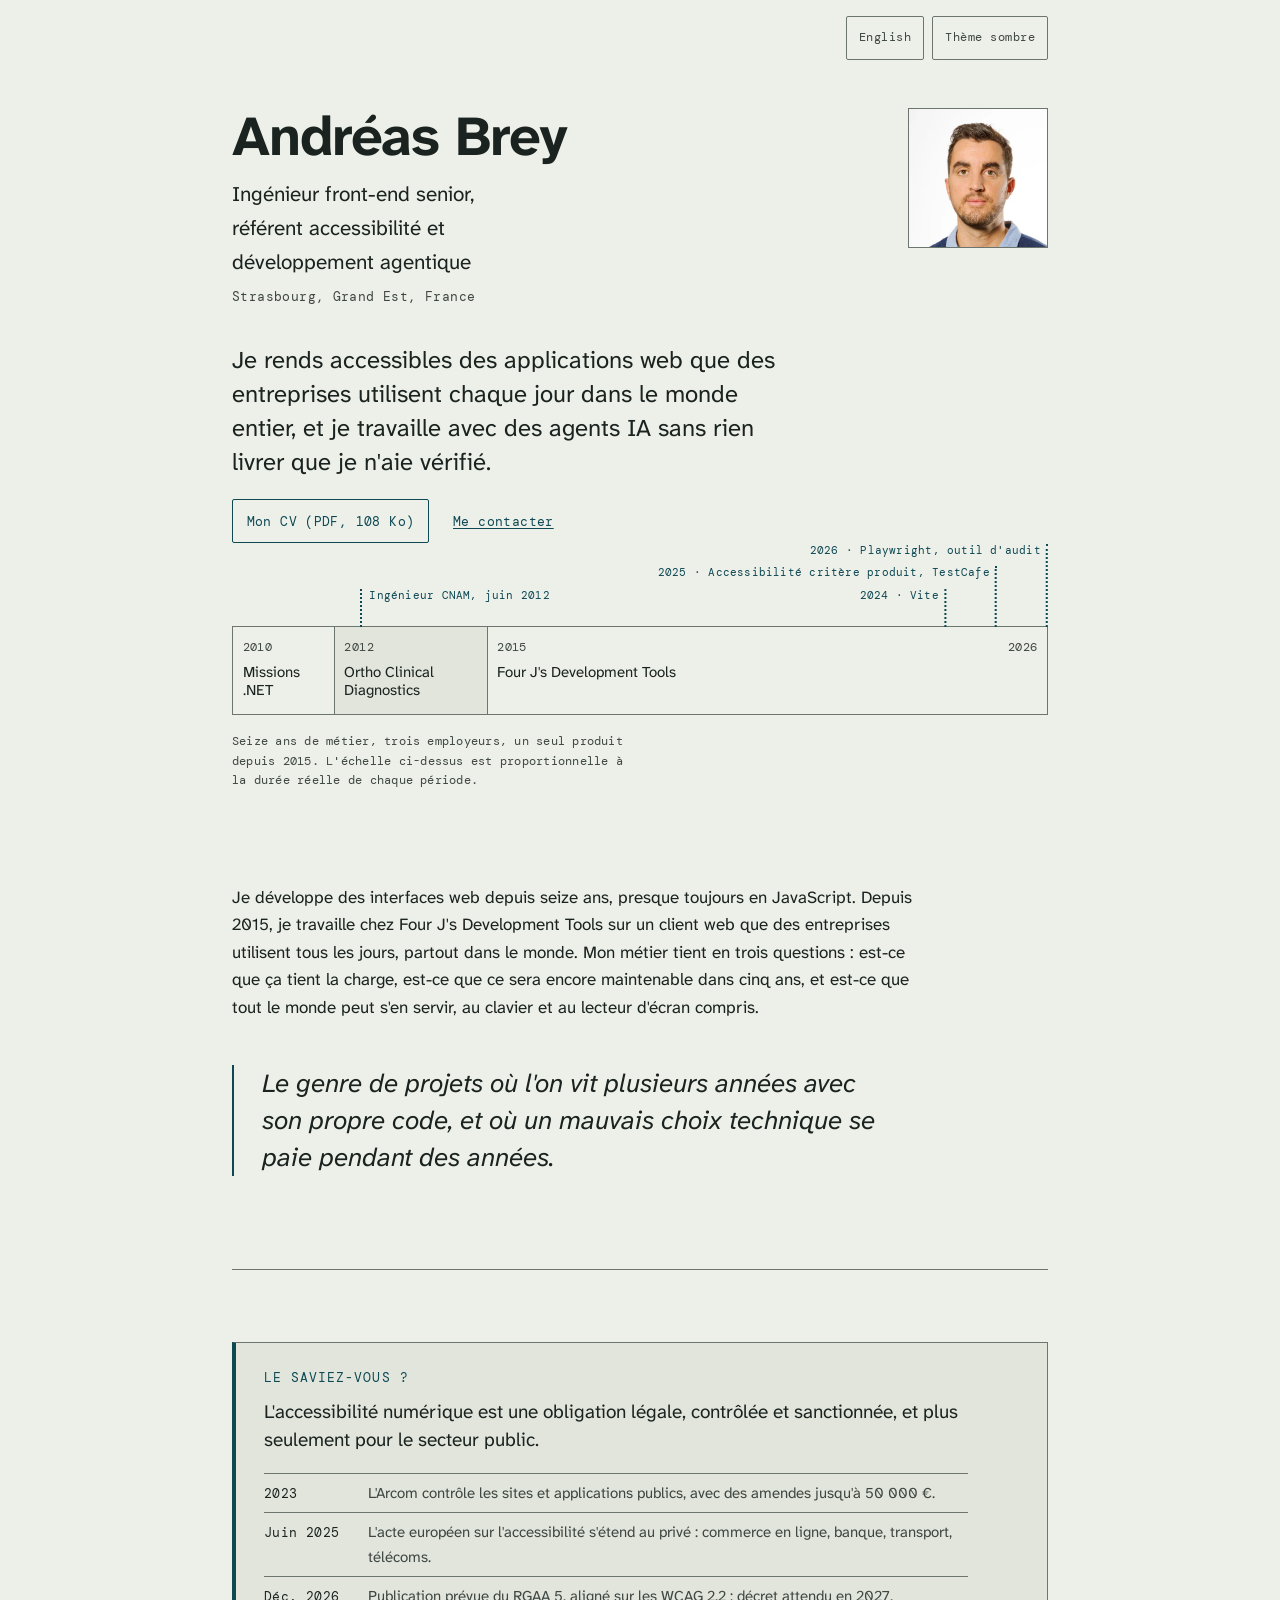
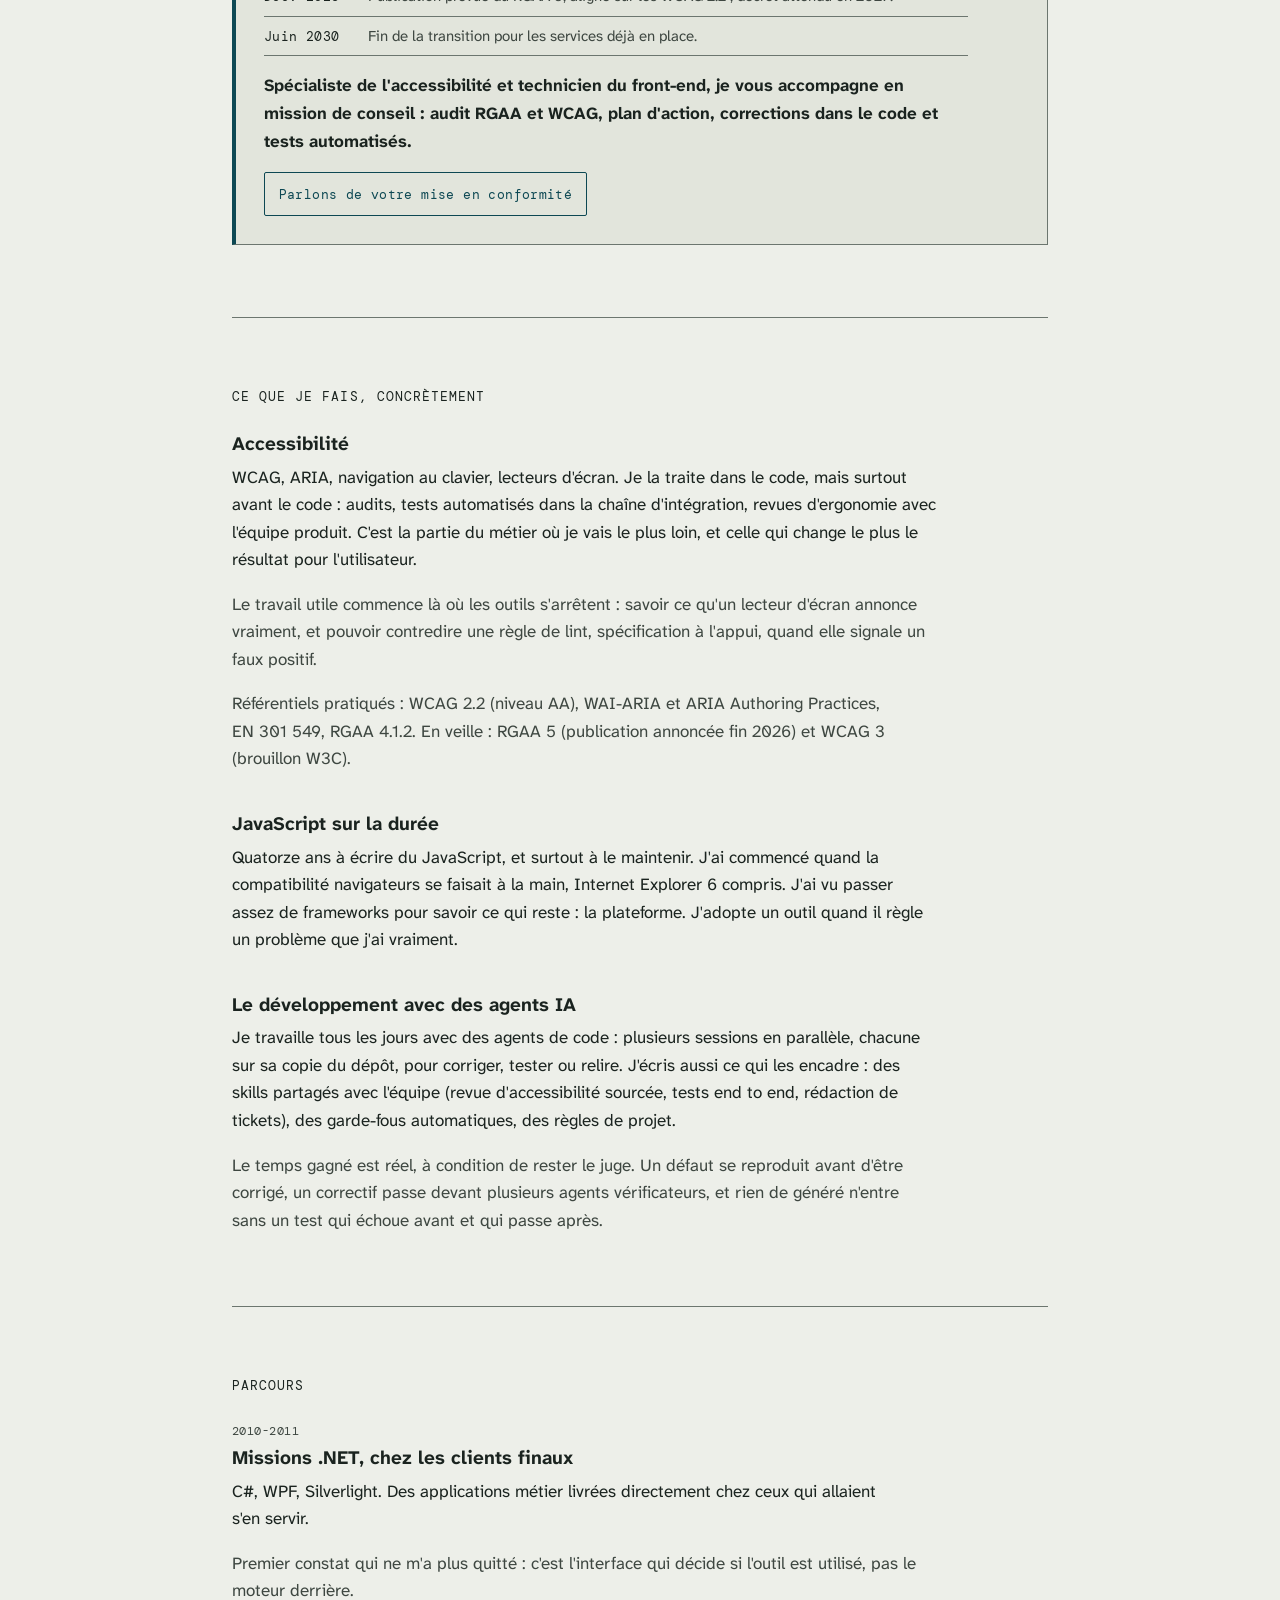
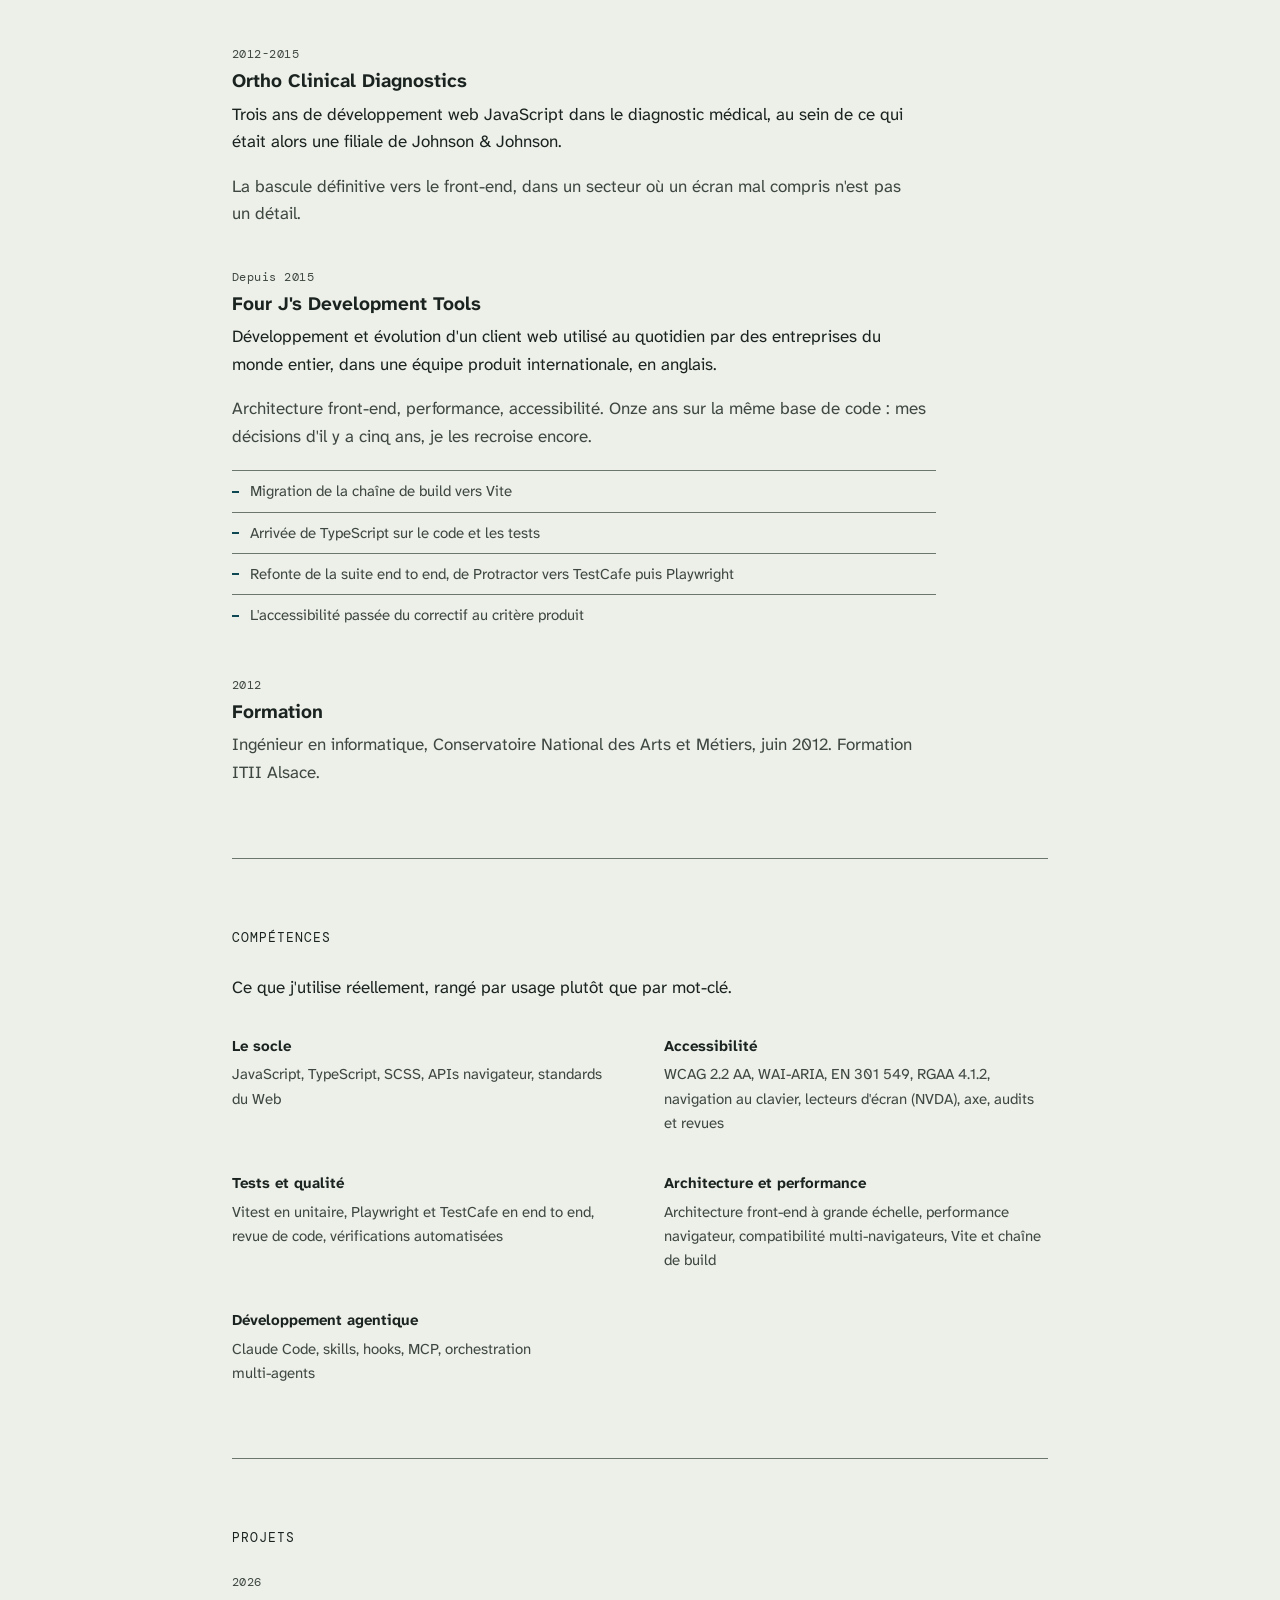
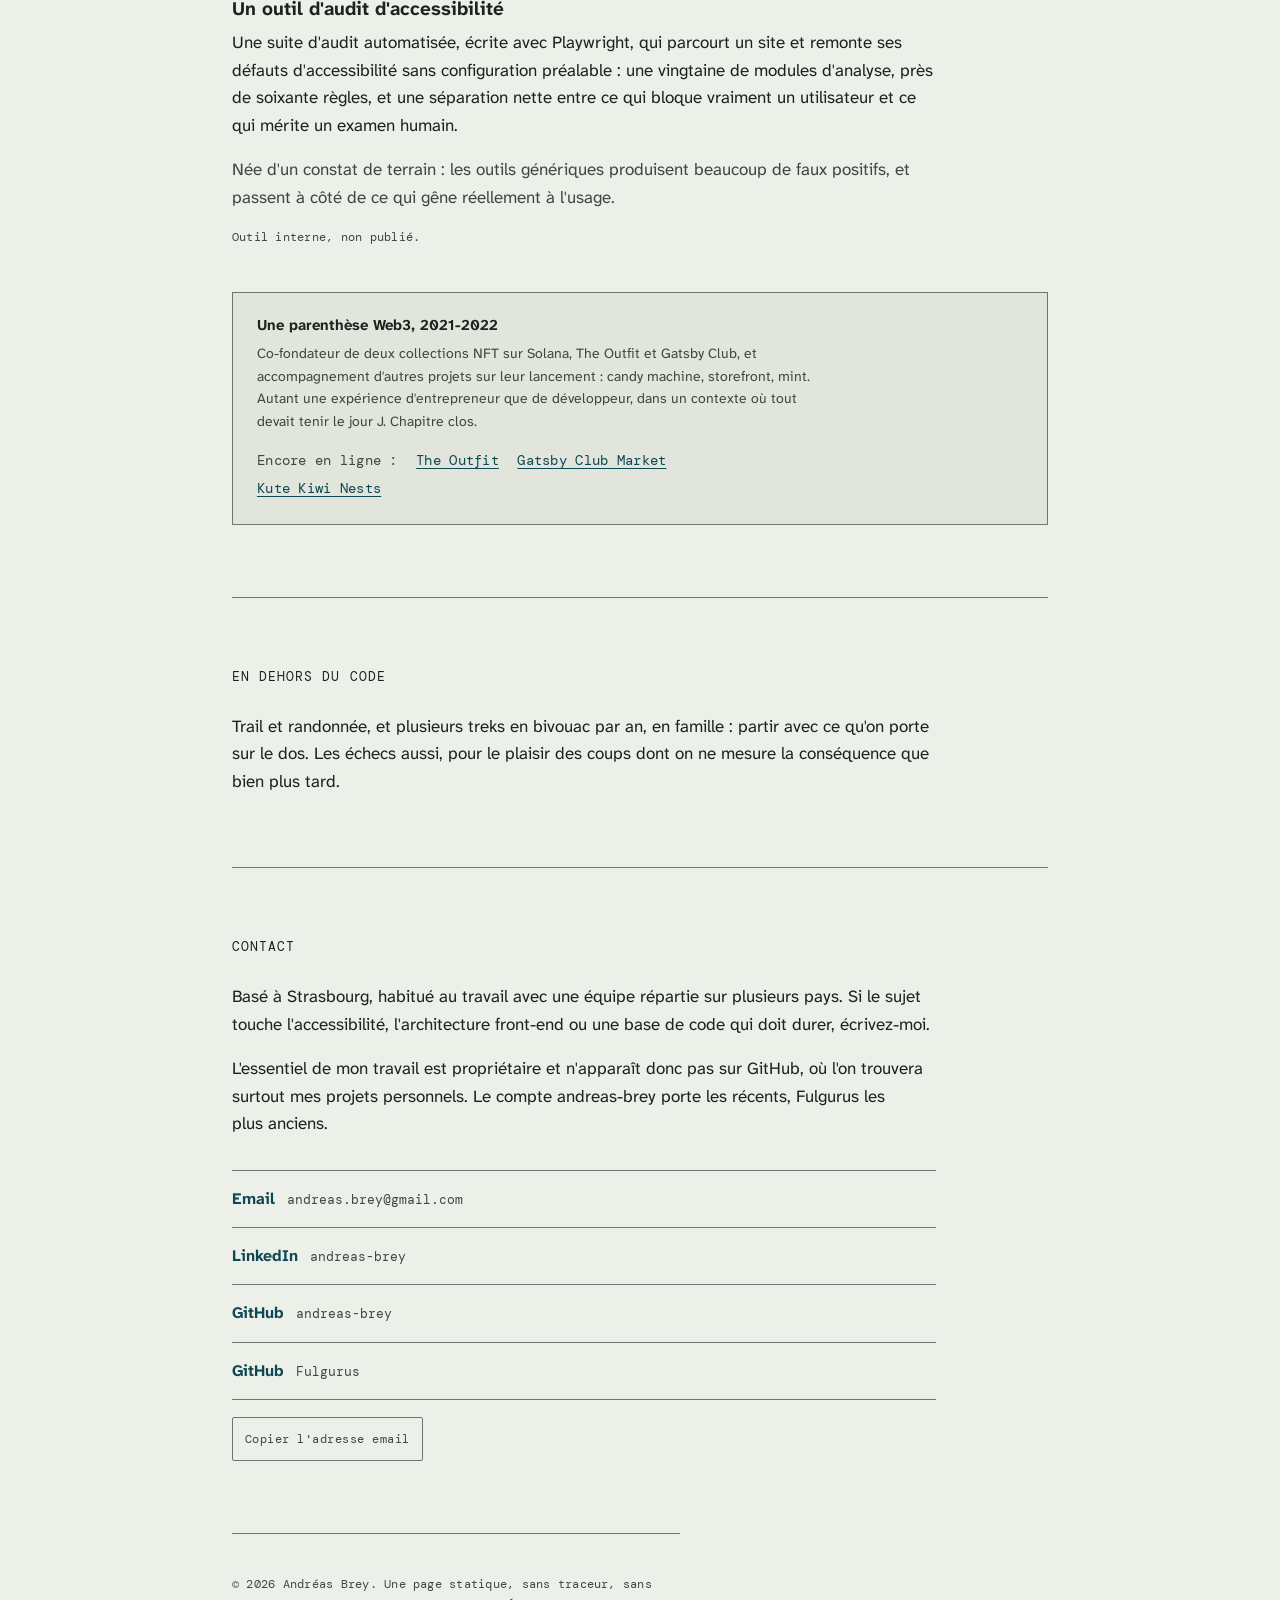
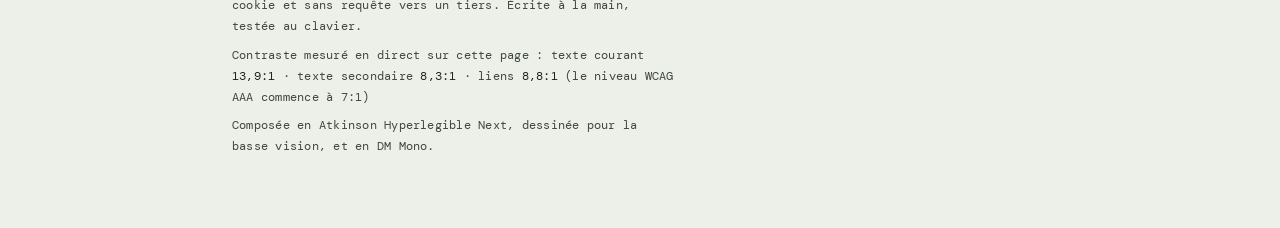
<file: index.html>
<!doctype html>
<html lang="fr">
<head>
<meta charset="utf-8">
<meta name="viewport" content="width=device-width, initial-scale=1, viewport-fit=cover">
<meta name="color-scheme" content="light dark">
<title>Andréas Brey, ingénieur front-end, accessibilité RGAA et IA</title>
<meta name="description" content="Ingénieur front-end senior à Strasbourg, référent accessibilité. Audits RGAA et WCAG, mise en conformité en mission de conseil, développement avec des agents IA.">
<meta name="author" content="Andréas Brey">
<!-- Une page HTML par langue : en/index.html est générée depuis celle-ci par
     tools/build-en.cjs, à relancer après toute modification. -->
<link rel="canonical" href="https://andreas-brey.vercel.app/">
<link rel="alternate" hreflang="fr" href="https://andreas-brey.vercel.app/">
<link rel="alternate" hreflang="en" href="https://andreas-brey.vercel.app/en/">
<link rel="alternate" hreflang="x-default" href="https://andreas-brey.vercel.app/">
<meta property="og:type" content="profile">
<meta property="og:url" content="https://andreas-brey.vercel.app/">
<meta property="og:title" content="Andréas Brey, ingénieur front-end, accessibilité RGAA et IA">
<meta property="og:description" content="Accessibilité web (WCAG 2.2, EN 301 549, RGAA), développement avec des agents IA, architecture JavaScript. Seize ans de métier, onze sur le même produit.">
<meta property="og:locale" content="fr_FR">
<meta property="og:locale:alternate" content="en_GB">
<meta property="og:image" content="https://andreas-brey.vercel.app/img/og.png">
<meta property="og:image:type" content="image/png">
<meta property="og:image:width" content="1200">
<meta property="og:image:height" content="630">
<meta property="og:image:alt" content="Andréas Brey, ingénieur front-end senior, référent accessibilité et développement agentique, Strasbourg">
<meta name="twitter:card" content="summary_large_image">
<!-- Données structurées pour les moteurs de recherche. L'adresse email n'y
     figure pas, pour la même raison qu'elle n'est pas écrite dans la page. -->
<script type="application/ld+json">
{
  "@context": "https://schema.org",
  "@type": "Person",
  "name": "Andréas Brey",
  "url": "https://andreas-brey.vercel.app/",
  "image": "https://andreas-brey.vercel.app/img/portrait.webp",
  "jobTitle": "Ingénieur front-end senior",
  "description": "Ingénieur front-end senior et référent accessibilité. Audits RGAA et WCAG, mise en conformité en mission de conseil.",
  "makesOffer": {
    "@type": "Offer",
    "itemOffered": { "@type": "Service", "name": "Audit et mise en conformité accessibilité (RGAA, WCAG)", "areaServed": "FR" }
  },
  "worksFor": { "@type": "Organization", "name": "Four J's Development Tools" },
  "address": { "@type": "PostalAddress", "addressLocality": "Strasbourg", "addressCountry": "FR" },
  "alumniOf": { "@type": "CollegeOrUniversity", "name": "Conservatoire National des Arts et Métiers" },
  "knowsLanguage": ["fr", "en"],
  "knowsAbout": ["Accessibilité numérique", "Audit RGAA", "WCAG 2.2", "WAI-ARIA", "EN 301 549", "RGAA", "JavaScript", "TypeScript", "Développement agentique"],
  "sameAs": [
    "https://www.linkedin.com/in/andreas-brey-a64134b9",
    "https://github.com/andreas-brey",
    "https://github.com/Fulgurus"
  ]
}
</script>
<link rel="icon" href="data:image/svg+xml,%3Csvg xmlns='http://www.w3.org/2000/svg' viewBox='0 0 32 32'%3E%3Crect width='32' height='32' rx='3' fill='%230D4853'/%3E%3Cpath d='M5.5 24 L11 8 L14 8 L19.5 24' fill='none' stroke='%23EDEFE9' stroke-width='2.3' stroke-linecap='square'/%3E%3Cpath d='M8.3 19 L16.7 19' stroke='%23EDEFE9' stroke-width='2.3'/%3E%3Cpath d='M22 24 L22 8 L25 8 A4 4 0 0 1 25 15.5 L22 15.5 A4.25 4.25 0 0 1 25.5 24 Z' fill='%23EDEFE9'/%3E%3C/svg%3E">
<link rel="preload" href="/fonts/atkinson-latin.woff2" as="font" type="font/woff2" crossorigin>
<script>
/* Restaure le thème choisi avant le premier rendu, pour éviter un flash.
   Encapsulé : rien ne doit atteindre l'objet global. */
(function () {
  /* Anciens liens en ?lang= : renvoi vers la page de la langue demandée. */
  var requested = new URLSearchParams(location.search).get("lang");
  if ((requested === "en" || requested === "fr") && document.documentElement.lang !== requested) {
    location.replace(requested === "en" ? "/en/" : "/");
    return;
  }
  try {
    var saved = localStorage.getItem("theme");
    if (saved !== "dark" && saved !== "light") { return; }
    document.documentElement.dataset.theme = saved;
    var meta = document.querySelector('meta[name="color-scheme"]');
    if (meta) { meta.content = saved; }
  } catch (e) {
    /* Stockage indisponible (navigation privée, cookies bloqués) : on garde
       la préférence système, qui est déjà le comportement par défaut. */
  }
})();
</script>
<style>
/* ===========================================================================
   Polices hébergées sur le même domaine. Aucune requête vers un tiers, ce qui
   rend littéralement vraie la promesse du colophon et supprime quatre allers
   retours réseau. Atkinson est un fichier variable : un seul téléchargement
   couvre les graisses 400 à 700.
   =========================================================================== */
@font-face {
  font-family: "Atkinson Hyperlegible Next";
  font-style: normal;
  font-weight: 400 700;
  font-display: swap;
  src: url("/fonts/atkinson-latin.woff2") format("woff2");
  unicode-range: U+0000-00FF, U+0131, U+0152-0153, U+02BB-02BC, U+02C6, U+02DA, U+02DC, U+0304, U+0308, U+0329, U+2000-206F, U+20AC, U+2122, U+2191, U+2193, U+2212, U+2215, U+FEFF, U+FFFD;
}
@font-face {
  font-family: "Atkinson Hyperlegible Next";
  font-style: normal;
  font-weight: 400 700;
  font-display: swap;
  src: url("/fonts/atkinson-latin-ext.woff2") format("woff2");
  unicode-range: U+0100-02BA, U+02BD-02C5, U+02C7-02CC, U+02CE-02D7, U+02DD-02FF, U+0304, U+0308, U+0329, U+1D00-1DBF, U+1E00-1E9F, U+1EF2-1EFF, U+2020, U+20A0-20AB, U+20AD-20C0, U+2113, U+2C60-2C7F, U+A720-A7FF;
}
@font-face {
  font-family: "Atkinson Hyperlegible Next";
  font-style: italic;
  font-weight: 400;
  font-display: swap;
  src: url("/fonts/atkinson-italic-latin.woff2") format("woff2");
  unicode-range: U+0000-00FF, U+0131, U+0152-0153, U+02BB-02BC, U+02C6, U+02DA, U+02DC, U+0304, U+0308, U+0329, U+2000-206F, U+20AC, U+2122, U+2191, U+2193, U+2212, U+2215, U+FEFF, U+FFFD;
}
@font-face {
  font-family: "Atkinson Hyperlegible Next";
  font-style: italic;
  font-weight: 400;
  font-display: swap;
  src: url("/fonts/atkinson-italic-latin-ext.woff2") format("woff2");
  unicode-range: U+0100-02BA, U+02BD-02C5, U+02C7-02CC, U+02CE-02D7, U+02DD-02FF, U+0304, U+0308, U+0329, U+1D00-1DBF, U+1E00-1E9F, U+1EF2-1EFF, U+2020, U+20A0-20AB, U+20AD-20C0, U+2113, U+2C60-2C7F, U+A720-A7FF;
}
@font-face {
  font-family: "DM Mono";
  font-style: normal;
  font-weight: 400;
  font-display: swap;
  src: url("/fonts/dmmono-latin.woff2") format("woff2");
  unicode-range: U+0000-00FF, U+0131, U+0152-0153, U+02BB-02BC, U+02C6, U+02DA, U+02DC, U+0304, U+0308, U+0329, U+2000-206F, U+20AC, U+2122, U+2191, U+2193, U+2212, U+2215, U+FEFF, U+FFFD;
}
@font-face {
  font-family: "DM Mono";
  font-style: normal;
  font-weight: 400;
  font-display: swap;
  src: url("/fonts/dmmono-latin-ext.woff2") format("woff2");
  unicode-range: U+0100-02BA, U+02BD-02C5, U+02C7-02CC, U+02CE-02D7, U+02DD-02FF, U+0304, U+0308, U+0329, U+1D00-1DBF, U+1E00-1E9F, U+1EF2-1EFF, U+2020, U+20A0-20AB, U+20AD-20C0, U+2113, U+2C60-2C7F, U+A720-A7FF;
}

/* ===========================================================================
   Jetons. Le thème clair porte la définition complète, le thème sombre ne
   redéfinit que des valeurs. Rapports de contraste recalculés à la main :
     clair   texte 13,9:1   secondaire 8,3:1   liens 8,8:1   filets 4,1:1
     sombre  texte 14,5:1   secondaire 7,8:1   liens 8,8:1   filets 4,8:1
   Le pied de page les remesure en direct, sur les couleurs réellement
   appliquées, donc ces chiffres ne peuvent pas se périmer en silence.
   =========================================================================== */
:root {
  color-scheme: light dark;

  --paper: #EDEFE9;
  --paper-alt: #E2E5DC;
  --ink: #1A231F;
  --ink-muted: #3E4741;
  --rule: #6C766F;
  --accent: #0D4853;

  --font-text: "Atkinson Hyperlegible Next", "Segoe UI", system-ui, sans-serif;
  --font-mono: "DM Mono", ui-monospace, "Cascadia Mono", Menlo, monospace;

  --measure: 64ch;
  --gutter: clamp(1.25rem, 5vw, 3.5rem);
  --rhythm: clamp(2.75rem, 7vw, 4.5rem);
  --toolbar-h: 3.75rem;
}

@media (prefers-color-scheme: dark) {
  :root:not([data-theme="light"]) {
    --paper: #131815;
    --paper-alt: #1B221E;
    --ink: #E4E8DF;
    --ink-muted: #A3AEA6;
    --rule: #7C867F;
    --accent: #6FC2CE;
  }
}
:root[data-theme="dark"] {
  --paper: #131815;
  --paper-alt: #1B221E;
  --ink: #E4E8DF;
  --ink-muted: #A3AEA6;
  --rule: #7C867F;
  --accent: #6FC2CE;
}

*, *::before, *::after { box-sizing: border-box; }

html { -webkit-text-size-adjust: 100%; }

body {
  margin: 0;
  background: var(--paper);
  color: var(--ink);
  font-family: var(--font-text);
  font-size: 1.0625rem;
  line-height: 1.62;
  text-align: start;
}
@media (max-width: 37.5rem) { body { font-size: 1rem; } }

p { margin: 0 0 1em; max-width: var(--measure); text-wrap: pretty; }
p:last-child { margin-bottom: 0; }

h1, h2, h3 { margin: 0; font-weight: 700; line-height: 1.15; text-wrap: balance; }

a { color: var(--accent); text-underline-offset: 0.18em; text-decoration-thickness: from-font; }
a:hover { text-decoration-thickness: 2px; }

/* Anneau de focus en deux temps : un trait d'accent, puis un halo de la
   couleur du fond de page. Le halo sépare l'anneau de ce qui est dessous,
   y compris sur le fond alterné des encarts. */
:where(a, button):focus-visible {
  outline: 2px solid var(--accent);
  outline-offset: 2px;
  box-shadow: 0 0 0 4px var(--paper);
}

::selection { background: var(--accent); color: var(--paper); }

.visually-hidden:where(:not(:focus-within, :active)) {
  position: absolute !important;
  clip-path: inset(50%) !important;
  overflow: hidden !important;
  width: 1px !important; height: 1px !important;
  margin: -1px !important; padding: 0 !important; border: 0 !important;
  white-space: nowrap !important;
}

.skip-link {
  position: fixed;
  top: env(safe-area-inset-top, 0px); left: 0;
  z-index: 10;
  margin: 0.5rem;
  padding: 0.7rem 0.95rem;
  background: var(--paper);
  color: var(--ink);
  border: 1px solid var(--rule);
  font-family: var(--font-mono);
  font-size: 0.8125rem;
  text-decoration: none;
}

#content:focus-visible { outline: 2px solid var(--accent); outline-offset: 4px; }

.shell {
  width: 100%;
  max-width: 58rem;
  margin-inline: auto;
  padding-inline: var(--gutter);
}

/* ---------- Barre d'outils ----------
   Le bouton de thème ne sert à rien sans JavaScript : la barre n'est donc
   révélée que par lui. Sans JavaScript, les robots trouvent quand même la
   page de l'autre langue par le lien de la barre et les liens hreflang. La
   hauteur est réservée d'avance pour que cette révélation ne décale rien. */
.topbar { min-height: var(--toolbar-h); }
.toolbar {
  display: flex;
  flex-wrap: wrap;
  justify-content: flex-end;
  gap: 0.5rem;
  padding-block: 1rem 0;
}
.toolbar[hidden] { display: none; }

/* Le lien de langue a l'allure des boutons : il change de page, le thème
   change d'état, mais les deux se rangent côte à côte. */
.toolbar :is(a, button), .copy-btn {
  display: inline-flex;
  align-items: center;
  font: inherit;
  font-family: var(--font-mono);
  font-size: 0.75rem;
  letter-spacing: 0.04em;
  color: var(--ink-muted);
  background: none;
  border: 1px solid var(--rule);
  border-radius: 2px;
  padding: 0.5rem 0.75rem;
  min-height: 2.75rem;
  text-decoration: none;
  cursor: pointer;
}
.toolbar :is(a, button):hover, .copy-btn:hover { color: var(--ink); border-color: var(--ink-muted); }

/* ---------- En-tête ---------- */
.masthead {
  display: grid;
  gap: 1.75rem;
  padding-block: clamp(1.5rem, 5vw, 3rem) 0;
}
/* Portrait carré, pas rond : la page n'a aucun arrondi, un cercle jurerait
   avec les filets et les angles droits. */
.portrait {
  display: block;
  width: 5.5rem;
  height: auto;
  aspect-ratio: 1;
  object-fit: cover;
  border: 1px solid var(--rule);
  background: var(--paper-alt);
}
@media (min-width: 40rem) {
  .masthead {
    grid-template-columns: minmax(0, 1fr) auto;
    align-items: start;
    gap: clamp(2rem, 5vw, 3rem);
  }
  .portrait { grid-column: 2; grid-row: 1; width: 8.75rem; }
  .ident { grid-column: 1; grid-row: 1; }
}
.masthead h1 {
  font-size: clamp(2.25rem, 7.5vw, 3.5rem);
  letter-spacing: -0.02em;
  line-height: 1.04;
}
.role {
  margin: 0.75rem 0 0;
  max-width: 28ch;
  font-size: clamp(1.0625rem, 2.6vw, 1.3rem);
}
.place {
  margin: 0.4rem 0 0;
  font-family: var(--font-mono);
  font-size: 0.8125rem;
  letter-spacing: 0.03em;
  color: var(--ink-muted);
}
.tagline {
  margin: clamp(1.5rem, 4vw, 2.25rem) 0 0;
  max-width: 34ch;
  font-size: clamp(1.1875rem, 3vw, 1.5rem);
  line-height: 1.42;
}
/* Raccourcis vers le CV et le contact : même hauteur de cible que les
   boutons. Le CV est encadré, c'est l'action principale de l'en-tête. */
.jumps {
  display: flex;
  flex-wrap: wrap;
  align-items: center;
  gap: 0.5rem 1.5rem;
  margin: 1.25rem 0 0;
}
.jumps a {
  display: inline-flex;
  align-items: center;
  min-height: 2.75rem;
  font-family: var(--font-mono);
  font-size: 0.8125rem;
  letter-spacing: 0.03em;
}
.jumps .cv-link {
  padding: 0.5rem 0.85rem;
  border: 1px solid var(--accent);
  border-radius: 2px;
  text-decoration: none;
}
.jumps .cv-link:hover { text-decoration: underline 2px; }

/* ---------- Frise de mesure ----------
   Au-dessus de 34rem, chaque segment occupe une largeur proportionnelle à sa
   durée réelle et le repère pointillé tombe sur juin 2012. En dessous, les
   segments s'empilent : ce n'est plus une échelle mais une liste datée, et la
   légende cesse alors d'annoncer une proportionnalité. */
.measure { margin: var(--rhythm) 0 0; }
.measure-bar {
  position: relative;
  display: flex;
  margin-top: 5.2rem;
  border-block: 1px solid var(--rule);
  border-inline-start: 1px solid var(--rule);
}
.measure-seg {
  min-width: 0;
  padding: 0.7rem 0.6rem 0.85rem;
  border-inline-end: 1px solid var(--rule);
}
/* 2 ans, 3 ans et 11 ans sur une échelle de seize. */
.measure-seg:nth-child(1) { flex: 0 0 12.5%; }
.measure-seg:nth-child(2) { flex: 0 0 18.75%; background: var(--paper-alt); }
.measure-seg:nth-child(3) { flex: 0 0 68.75%; }
.seg-years {
  display: flex;
  justify-content: space-between;
  gap: 1rem;
  font-family: var(--font-mono);
  font-size: 0.75rem;
  letter-spacing: 0.03em;
  color: var(--ink-muted);
  font-variant-numeric: tabular-nums;
}
.seg-name {
  display: block;
  margin-top: 0.3rem;
  font-size: 0.9375rem;
  line-height: 1.25;
  hyphens: manual;
}
.tick {
  position: absolute;
  top: -2.4rem;
  left: 15.6%;
  height: 2.4rem;
  display: flex;
  align-items: flex-start;
  border-inline-start: 2px dotted var(--accent);
  padding-inline-start: 0.45rem;
}
.tick-label {
  font-family: var(--font-mono);
  font-size: 0.6875rem;
  line-height: 1.2;
  letter-spacing: 0.02em;
  color: var(--accent);
  white-space: nowrap;
}
/* Jalons techniques : le miroir du repère de 2012. Chaque trait tombe sur son
   année, le libellé s'écrit à sa gauche et monte d'un cran pour ne pas croiser
   les autres. */
.mark {
  position: absolute;
  /* 0.825rem : la hauteur d'une ligne de libellé. La boîte ne couvre que son
     libellé, le trait est dessiné à part pour ne recouvrir aucun autre texte. */
  bottom: calc(100% + var(--rise) - 0.825rem);
  display: flex;
  padding-inline-end: 0.45rem;
  transform: translateX(-100%);
}
.mark::after {
  content: "";
  position: absolute;
  top: 0;
  right: 0;
  height: var(--rise);
  border-inline-end: 2px dotted var(--accent);
}
/* 2024, 2025 et 2026 sur l'échelle de seize ans. */
.mark:nth-child(1) { left: 87.5%; --rise: 2.4rem; }
.mark:nth-child(2) { left: 93.75%; --rise: 3.8rem; }
.mark:nth-child(3) { left: 100%; --rise: 5.2rem; }
.measure figcaption {
  margin-top: 1.1rem;
  max-width: 58ch;
  font-family: var(--font-mono);
  font-size: 0.75rem;
  line-height: 1.6;
  letter-spacing: 0.02em;
  color: var(--ink-muted);
}
@media (max-width: 34rem) {
  .measure-bar {
    display: block;
    margin-top: 0;
    border-block: 0;
    border-inline-start: 0;
  }
  .measure-seg {
    padding-inline: 0;
    border-inline-end: 0;
    border-block-start: 1px solid var(--rule);
  }
  .measure-seg:nth-child(2) { background: none; }
  .tick {
    position: static;
    display: block;
    height: auto;
    padding: 0.5rem 0 0;
    border-inline-start: 0;
  }
  .mark {
    position: static;
    display: block;
    padding: 0.35rem 0 0;
    transform: none;
  }
  .mark::after { content: none; }
  .mark .tick-label { white-space: normal; }
  .scale-note { display: none; }
}

/* ---------- Sections ---------- */
section { padding-block: var(--rhythm); }
section + section { border-top: 1px solid var(--rule); }
/* Le bloc d'ouverture respire plus que les autres : c'est lui qui porte le
   positionnement, et cela casse le pas régulier de la page. */
.section-lead { padding-block: calc(var(--rhythm) * 1.3); }

.label {
  margin-bottom: 1.75rem;
  font-family: var(--font-mono);
  font-size: 0.8125rem;
  font-weight: 400;
  letter-spacing: 0.08em;
  text-transform: uppercase;
  color: var(--ink);
}

.quote {
  margin: 2.75rem 0 0;
  max-width: 38ch;
  border-inline-start: 2px solid var(--accent);
  padding-inline-start: clamp(1rem, 3vw, 1.75rem);
  font-size: clamp(1.25rem, 3.1vw, 1.625rem);
  font-style: italic;
  line-height: 1.42;
}

/* ---------- Encart « Le saviez-vous ? » ----------
   Seul bloc de la page sur fond alterné avec un trait d'accent épais : il
   porte l'offre de mission, il doit se voir sans rompre la sobriété. */
.callout {
  background: var(--paper-alt);
  border: 1px solid var(--rule);
  border-inline-start: 4px solid var(--accent);
  padding: clamp(1.1rem, 3vw, 1.75rem);
}
.callout .label { margin-bottom: 0.75rem; color: var(--accent); }
.callout-lead { font-size: clamp(1.0625rem, 2.2vw, 1.1875rem); line-height: 1.45; }
/* Dates courtes : la colonne des dates tient aussi sur mobile. */
.deadlines { margin: 1rem 0; padding: 0; max-width: var(--measure); list-style: none; }
.deadlines li {
  display: grid;
  grid-template-columns: 5.5rem minmax(0, 1fr);
  align-items: baseline;
  gap: 0 1rem;
  padding: 0.45rem 0;
  border-top: 1px solid var(--rule);
  font-size: 0.9375rem;
  color: var(--ink-muted);
}
.deadlines li:last-child { border-bottom: 1px solid var(--rule); }
.deadlines .date {
  font-family: var(--font-mono);
  font-size: 0.8125rem;
  letter-spacing: 0.03em;
  color: var(--ink);
  font-variant-numeric: tabular-nums;
}
.callout-offer { font-weight: 700; }
.callout-cta {
  display: inline-flex;
  align-items: center;
  min-height: 2.75rem;
  padding: 0.5rem 0.85rem;
  border: 1px solid var(--accent);
  border-radius: 2px;
  font-family: var(--font-mono);
  font-size: 0.8125rem;
  letter-spacing: 0.03em;
  text-decoration: none;
}
.callout-cta:hover { text-decoration: underline 2px; }

.stack { display: grid; gap: 2.5rem; }

.entry h3 { margin-bottom: 0.55rem; font-size: 1.1875rem; }
.entry .when {
  display: block;
  margin-bottom: 0.35rem;
  font-family: var(--font-mono);
  font-size: 0.75rem;
  letter-spacing: 0.04em;
  color: var(--ink-muted);
  font-variant-numeric: tabular-nums;
}
.entry p { color: var(--ink-muted); }
.entry p.lead { color: var(--ink); }

.aside-note {
  margin-top: 0.85rem;
  font-family: var(--font-mono);
  font-size: 0.75rem;
  letter-spacing: 0.02em;
  color: var(--ink-muted);
}

.shifts { margin: 1.25rem 0 0; padding: 0; max-width: var(--measure); list-style: none; }
.shifts li {
  position: relative;
  padding: 0.5rem 0 0.5rem 1.15rem;
  border-top: 1px solid var(--rule);
  font-size: 0.9375rem;
  color: var(--ink-muted);
}
.shifts li::before {
  content: "";
  position: absolute;
  left: 0; top: 1.2rem;
  width: 0.45rem; height: 2px;
  background: var(--accent);
}

.grid2 { display: grid; gap: 2.25rem; }
@media (min-width: 46rem) { .grid2 { grid-template-columns: repeat(2, minmax(0, 1fr)); gap: 2.5rem 3rem; } }

.skill h3 { margin-bottom: 0.45rem; font-size: 0.9375rem; }
.skill p { margin: 0; font-size: 0.9375rem; color: var(--ink-muted); }

.aside {
  background: var(--paper-alt);
  border: 1px solid var(--rule);
  padding: clamp(1.1rem, 3.5vw, 1.5rem);
}
.aside h3 { margin-bottom: 0.5rem; font-size: 0.9375rem; }
.aside p { font-size: 0.875rem; color: var(--ink-muted); }
.entry + .aside { margin-top: 2.75rem; }
.project-links {
  display: flex;
  flex-wrap: wrap;
  gap: 0.35rem 1.15rem;
  margin-top: 1rem;
  font-family: var(--font-mono);
  font-size: 0.75rem;
  letter-spacing: 0.02em;
}
.project-links span { color: var(--ink-muted); }

.section-intro { margin-bottom: 2.25rem; }

.links { margin-top: 2rem; max-width: var(--measure); }
.links > * {
  display: flex;
  flex-wrap: wrap;
  align-items: baseline;
  gap: 0 0.75rem;
  min-height: 2.75rem;
  padding: 0.95rem 0;
  border-top: 1px solid var(--rule);
  color: var(--ink);
  text-decoration: none;
}
.links > *:last-child { border-bottom: 1px solid var(--rule); }
.links a:hover strong { text-decoration: underline; text-decoration-thickness: 2px; text-underline-offset: 0.18em; }
.links strong { font-size: 1rem; color: var(--accent); }
.links span {
  font-family: var(--font-mono);
  font-size: 0.8125rem;
  color: var(--ink-muted);
  overflow-wrap: anywhere;
}

.copy-btn { margin-top: 1.1rem; }

/* ---------- Colophon ----------
   Le filet est porté par le contenu, pas par le pied de page, pour qu'il
   s'aligne exactement sur ceux des sections. */
footer { padding-block: 0 clamp(2.5rem, 6vw, 4rem); }
.colophon {
  max-width: 64ch;
  padding-top: 2.5rem;
  border-top: 1px solid var(--rule);
  font-family: var(--font-mono);
  font-size: 0.75rem;
  line-height: 1.75;
  letter-spacing: 0.02em;
  color: var(--ink-muted);
}
.colophon p { max-width: none; margin-bottom: 0.45rem; }
.readout { font-variant-numeric: tabular-nums; }
.readout b { font-weight: 400; color: var(--ink); }

@media (prefers-reduced-motion: no-preference) {
  a, button { transition: color 120ms ease, border-color 120ms ease; }
}

@media print {
  .toolbar, .skip-link, .copy-btn, .jumps { display: none; }
}
</style>
</head>
<body>

<a class="skip-link visually-hidden" href="#content" data-i18n="skip">Aller au contenu principal</a>

<header class="shell topbar">
  <div class="toolbar" id="toolbar" hidden>
    <a href="/en/" hreflang="en" lang="en" data-i18n="langLabel">English</a>
    <button type="button" id="theme-btn"></button>
  </div>
</header>

<main id="content" tabindex="-1" class="shell">

  <header class="masthead">
    <!-- alt vide et assumé : le nom est juste à côté dans le h1, un texte de
         remplacement le ferait répéter deux fois par un lecteur d'écran. -->
    <img class="portrait" id="portrait" src="/img/portrait.webp" alt="" width="420" height="420" fetchpriority="high" decoding="async">
    <div class="ident">
      <h1>Andréas Brey</h1>
      <p class="role" data-i18n="role">Ingénieur front-end senior, référent accessibilité et développement agentique</p>
      <p class="place" data-i18n="place">Strasbourg, Grand Est, France</p>
      <p class="tagline" data-i18n="tagline">Je rends accessibles des applications web que des entreprises utilisent chaque jour dans le monde entier, et je travaille avec des agents IA sans rien livrer que je n'aie vérifié.</p>
      <p class="jumps">
        <a class="cv-link" href="/cv/andreas-brey-cv.pdf" type="application/pdf" hreflang="fr" rel="noopener" target="_blank"><span data-i18n="cvLink">Mon CV (PDF, 108 Ko)</span><span class="visually-hidden" data-i18n="newTab">ouvre un nouvel onglet</span></a>
        <a href="#s-contact" data-i18n="contactJump">Me contacter</a>
      </p>
    </div>
  </header>

  <figure class="measure">
    <div class="measure-bar" aria-hidden="true">
      <div class="measure-seg">
        <span class="seg-years"><span>2010</span></span>
        <span class="seg-name" data-i18n="seg1">Missions .NET</span>
      </div>
      <div class="measure-seg">
        <span class="seg-years"><span>2012</span></span>
        <span class="seg-name" data-i18n="seg2">Ortho Clinical Diagnostics</span>
        <!-- Le repère vit dans le segment de 2012 : positionné sur l'échelle
             en grand écran, il reste au bon endroit une fois la frise empilée. -->
        <span class="tick"><span class="tick-label" data-i18n="tick">Ingénieur CNAM, juin 2012</span></span>
      </div>
      <div class="measure-seg">
        <span class="seg-years"><span>2015</span><span>2026</span></span>
        <span class="seg-name" data-i18n="seg3">Four J's Development Tools</span>
        <!-- Comme le repère de 2012, les jalons vivent dans leur segment : posés
             sur l'échelle en grand écran, listés sous lui une fois empilés. -->
        <span class="marks">
          <span class="mark"><span class="tick-label">2024 · Vite</span></span>
          <span class="mark"><span class="tick-label" data-i18n="mark2">2025 · Accessibilité critère produit, TestCafe</span></span>
          <span class="mark"><span class="tick-label" data-i18n="mark3">2026 · Playwright, outil d'audit</span></span>
        </span>
      </div>
    </div>
    <figcaption>
      <!-- La frise est masquée aux lecteurs d'écran : ses jalons sont redits ici. -->
      <span class="visually-hidden" data-i18n="marksAlt">Jalons techniques : Vite en 2024, accessibilité devenue critère produit et TestCafe en 2025, Playwright et outil d'audit en 2026.</span>
      <span data-i18n="measureCaption">Seize ans de métier, trois employeurs, un seul produit depuis 2015.</span>
      <span class="scale-note" data-i18n="scaleNote">L'échelle ci-dessus est proportionnelle à la durée réelle de chaque période.</span>
    </figcaption>
  </figure>

  <section class="section-lead" aria-labelledby="s-intro">
    <h2 class="visually-hidden" id="s-intro" data-i18n="introTitle">En bref</h2>
    <p data-i18n="intro">Je développe des interfaces web depuis seize ans, presque toujours en JavaScript. Depuis 2015, je travaille chez Four J's Development Tools sur un client web que des entreprises utilisent tous les jours, partout dans le monde. Mon métier tient en trois questions : est-ce que ça tient la charge, est-ce que ce sera encore maintenable dans cinq ans, et est-ce que tout le monde peut s'en servir, au clavier et au lecteur d'écran compris.</p>
    <blockquote class="quote">
      <p data-i18n="quote">Le genre de projets où l'on vit plusieurs années avec son propre code, et où un mauvais choix technique se paie pendant des années.</p>
    </blockquote>
  </section>

  <section aria-labelledby="s-didyouknow">
    <div class="callout">
      <h2 class="label" id="s-didyouknow" data-i18n="dykTitle">Le saviez-vous ?</h2>
      <p class="callout-lead" data-i18n="dykLead">L'accessibilité numérique est une obligation légale, contrôlée et sanctionnée, et plus seulement pour le secteur public.</p>
      <ul class="deadlines">
        <li>
          <time class="date" datetime="2023" data-i18n="dl1Date">2023</time>
          <span data-i18n="dl1">L'Arcom contrôle les sites et applications publics, avec des amendes jusqu'à 50&nbsp;000&nbsp;€.</span>
        </li>
        <li>
          <time class="date" datetime="2025-06" data-i18n="dl2Date">Juin 2025</time>
          <span data-i18n="dl2">L'acte européen sur l'accessibilité s'étend au privé : commerce en ligne, banque, transport, télécoms.</span>
        </li>
        <li>
          <time class="date" datetime="2026-12" data-i18n="dl3Date">Déc. 2026</time>
          <span data-i18n="dl3">Publication prévue du RGAA 5, aligné sur les WCAG 2.2 ; décret attendu en 2027.</span>
        </li>
        <li>
          <time class="date" datetime="2030-06" data-i18n="dl4Date">Juin 2030</time>
          <span data-i18n="dl4">Fin de la transition pour les services déjà en place.</span>
        </li>
      </ul>
      <p class="callout-offer" data-i18n="offerLead">Spécialiste de l'accessibilité et technicien du front-end, je vous accompagne en mission de conseil : audit RGAA et WCAG, plan d'action, corrections dans le code et tests automatisés.</p>
      <a class="callout-cta" href="#s-contact" data-i18n="offerCta">Parlons de votre mise en conformité</a>
    </div>
  </section>

  <section aria-labelledby="s-work">
    <h2 class="label" id="s-work" data-i18n="workTitle">Ce que je fais, concrètement</h2>
    <div class="stack">
      <article class="entry">
        <h3 data-i18n="a11yTitle">Accessibilité</h3>
        <p class="lead" data-i18n="a11yBody">WCAG, ARIA, navigation au clavier, lecteurs d'écran. Je la traite dans le code, mais surtout avant le code : audits, tests automatisés dans la chaîne d'intégration, revues d'ergonomie avec l'équipe produit. C'est la partie du métier où je vais le plus loin, et celle qui change le plus le résultat pour l'utilisateur.</p>
        <p data-i18n="a11yBody2">Le travail utile commence là où les outils s'arrêtent : savoir ce qu'un lecteur d'écran annonce vraiment, et pouvoir contredire une règle de lint, spécification à l'appui, quand elle signale un faux positif.</p>
        <p data-i18n="a11yStandards">Référentiels pratiqués : WCAG 2.2 (niveau AA), WAI-ARIA et ARIA Authoring Practices, EN 301 549, RGAA 4.1.2. En veille : RGAA 5 (publication annoncée fin 2026) et WCAG 3 (brouillon W3C).</p>
      </article>
      <article class="entry">
        <h3 data-i18n="jsTitle">JavaScript sur la durée</h3>
        <p class="lead" data-i18n="jsBody">Quatorze ans à écrire du JavaScript, et surtout à le maintenir. J'ai commencé quand la compatibilité navigateurs se faisait à la main, Internet Explorer 6 compris. J'ai vu passer assez de frameworks pour savoir ce qui reste : la plateforme. J'adopte un outil quand il règle un problème que j'ai vraiment.</p>
      </article>
      <article class="entry">
        <h3 data-i18n="aiTitle">Le développement avec des agents IA</h3>
        <p class="lead" data-i18n="aiBody">Je travaille tous les jours avec des agents de code : plusieurs sessions en parallèle, chacune sur sa copie du dépôt, pour corriger, tester ou relire. J'écris aussi ce qui les encadre : des skills partagés avec l'équipe (revue d'accessibilité sourcée, tests end to end, rédaction de tickets), des garde-fous automatiques, des règles de projet.</p>
        <p data-i18n="aiBody2">Le temps gagné est réel, à condition de rester le juge. Un défaut se reproduit avant d'être corrigé, un correctif passe devant plusieurs agents vérificateurs, et rien de généré n'entre sans un test qui échoue avant et qui passe après.</p>
      </article>
    </div>
  </section>

  <section aria-labelledby="s-career">
    <h2 class="label" id="s-career" data-i18n="careerTitle">Parcours</h2>
    <div class="stack">
      <article class="entry">
        <span class="when">2010-2011</span>
        <h3 data-i18n="c1Title">Missions .NET, chez les clients finaux</h3>
        <p class="lead" data-i18n="c1Context">C#, WPF, Silverlight. Des applications métier livrées directement chez ceux qui allaient s'en servir.</p>
        <p data-i18n="c1Focus">Premier constat qui ne m'a plus quitté : c'est l'interface qui décide si l'outil est utilisé, pas le moteur derrière.</p>
      </article>
      <article class="entry">
        <span class="when">2012-2015</span>
        <h3 data-i18n="c2Title">Ortho Clinical Diagnostics</h3>
        <p class="lead" data-i18n="c2Context">Trois ans de développement web JavaScript dans le diagnostic médical, au sein de ce qui était alors une filiale de Johnson &amp; Johnson.</p>
        <p data-i18n="c2Focus">La bascule définitive vers le front-end, dans un secteur où un écran mal compris n'est pas un détail.</p>
      </article>
      <article class="entry">
        <span class="when" data-i18n="c3When">Depuis 2015</span>
        <h3 data-i18n="c3Title">Four J's Development Tools</h3>
        <p class="lead" data-i18n="c3Context">Développement et évolution d'un client web utilisé au quotidien par des entreprises du monde entier, dans une équipe produit internationale, en anglais.</p>
        <p data-i18n="c3Focus">Architecture front-end, performance, accessibilité. Onze ans sur la même base de code : mes décisions d'il y a cinq ans, je les recroise encore.</p>
        <ul class="shifts">
          <li data-i18n="shift1">Migration de la chaîne de build vers Vite</li>
          <li data-i18n="shift2">Arrivée de TypeScript sur le code et les tests</li>
          <li data-i18n="shift3">Refonte de la suite end to end, de Protractor vers TestCafe puis Playwright</li>
          <li data-i18n="shift4">L'accessibilité passée du correctif au critère produit</li>
        </ul>
      </article>
      <article class="entry">
        <span class="when">2012</span>
        <h3 data-i18n="eduTitle">Formation</h3>
        <p data-i18n="eduBody">Ingénieur en informatique, Conservatoire National des Arts et Métiers, juin 2012. Formation ITII Alsace.</p>
      </article>
    </div>
  </section>

  <section aria-labelledby="s-skills">
    <h2 class="label" id="s-skills" data-i18n="skillsTitle">Compétences</h2>
    <p class="section-intro" data-i18n="skillsIntro">Ce que j'utilise réellement, rangé par usage plutôt que par mot-clé.</p>
    <div class="grid2">
      <div class="skill">
        <h3 data-i18n="sk1Title">Le socle</h3>
        <p data-i18n="sk1Items">JavaScript, TypeScript, SCSS, APIs navigateur, standards du Web</p>
      </div>
      <div class="skill">
        <h3 data-i18n="sk2Title">Accessibilité</h3>
        <p data-i18n="sk2Items">WCAG 2.2 AA, WAI-ARIA, EN 301 549, RGAA 4.1.2, navigation au clavier, lecteurs d'écran (NVDA), axe, audits et revues</p>
      </div>
      <div class="skill">
        <h3 data-i18n="sk3Title">Tests et qualité</h3>
        <p data-i18n="sk3Items">Vitest en unitaire, Playwright et TestCafe en end to end, revue de code, vérifications automatisées</p>
      </div>
      <div class="skill">
        <h3 data-i18n="sk4Title">Architecture et performance</h3>
        <p data-i18n="sk4Items">Architecture front-end à grande échelle, performance navigateur, compatibilité multi-navigateurs, Vite et chaîne de build</p>
      </div>
      <div class="skill">
        <h3 data-i18n="sk5Title">Développement agentique</h3>
        <p data-i18n="sk5Items">Claude Code, skills, hooks, MCP, orchestration multi-agents</p>
      </div>
    </div>
  </section>

  <section aria-labelledby="s-projects">
    <h2 class="label" id="s-projects" data-i18n="projectsTitle">Projets</h2>
    <article class="entry">
      <span class="when">2026</span>
      <h3 data-i18n="auditTitle">Un outil d'audit d'accessibilité</h3>
      <p class="lead" data-i18n="auditBody">Une suite d'audit automatisée, écrite avec Playwright, qui parcourt un site et remonte ses défauts d'accessibilité sans configuration préalable : une vingtaine de modules d'analyse, près de soixante règles, et une séparation nette entre ce qui bloque vraiment un utilisateur et ce qui mérite un examen humain.</p>
      <p data-i18n="auditBody2">Née d'un constat de terrain : les outils génériques produisent beaucoup de faux positifs, et passent à côté de ce qui gêne réellement à l'usage.</p>
      <p class="aside-note" data-i18n="auditNote">Outil interne, non publié.</p>
    </article>
    <div class="aside">
      <h3 data-i18n="web3Title">Une parenthèse Web3, 2021-2022</h3>
      <p data-i18n="web3Body">Co-fondateur de deux collections NFT sur Solana, The Outfit et Gatsby Club, et accompagnement d'autres projets sur leur lancement : candy machine, storefront, mint. Autant une expérience d'entrepreneur que de développeur, dans un contexte où tout devait tenir le jour J. Chapitre clos.</p>
      <p class="project-links">
        <span data-i18n="stillOnline">Encore en ligne :</span>
        <a href="https://outfit-gold.vercel.app/#/" rel="noopener" target="_blank">The Outfit<span class="visually-hidden" data-i18n="newTab">ouvre un nouvel onglet</span></a>
        <a href="https://gatsby-club-market-7xmg2cb7b-fulgurus.vercel.app/" rel="noopener" target="_blank">Gatsby Club Market<span class="visually-hidden" data-i18n="newTab">ouvre un nouvel onglet</span></a>
        <a href="https://kiwinests-ol0ta7hf6-fulgurus.vercel.app/" rel="noopener" target="_blank">Kute Kiwi Nests<span class="visually-hidden" data-i18n="newTab">ouvre un nouvel onglet</span></a>
      </p>
    </div>
  </section>

  <section aria-labelledby="s-offscreen">
    <h2 class="label" id="s-offscreen" data-i18n="offscreenTitle">En dehors du code</h2>
    <p data-i18n="offscreenBody">Trail et randonnée, et plusieurs treks en bivouac par an, en famille : partir avec ce qu'on porte sur le dos. Les échecs aussi, pour le plaisir des coups dont on ne mesure la conséquence que bien plus tard.</p>
  </section>

  <section aria-labelledby="s-contact">
    <h2 class="label" id="s-contact" data-i18n="contactTitle">Contact</h2>
    <p data-i18n="contactBody">Basé à Strasbourg, habitué au travail avec une équipe répartie sur plusieurs pays. Si le sujet touche l'accessibilité, l'architecture front-end ou une base de code qui doit durer, écrivez-moi.</p>
    <p data-i18n="contactGithub">L'essentiel de mon travail est propriétaire et n'apparaît donc pas sur GitHub, où l'on trouvera surtout mes projets personnels. Le compte andreas-brey porte les récents, Fulgurus les plus anciens.</p>
    <div class="links">
      <div id="mail-row">
        <strong>Email</strong>
        <span id="mail-text">andreas.brey [chez] gmail.com</span>
      </div>
      <a href="https://www.linkedin.com/in/andreas-brey-a64134b9" rel="me noopener" target="_blank">
        <strong>LinkedIn</strong>
        <span>andreas-brey</span>
        <span class="visually-hidden" data-i18n="newTab">ouvre un nouvel onglet</span>
      </a>
      <a href="https://github.com/andreas-brey" rel="me noopener" target="_blank">
        <strong>GitHub</strong>
        <span>andreas-brey</span>
        <span class="visually-hidden" data-i18n="newTab">ouvre un nouvel onglet</span>
      </a>
      <a href="https://github.com/Fulgurus" rel="me noopener" target="_blank">
        <strong>GitHub</strong>
        <span>Fulgurus</span>
        <span class="visually-hidden" data-i18n="newTab">ouvre un nouvel onglet</span>
      </a>
    </div>
    <button type="button" class="copy-btn" id="copy-btn" hidden data-i18n="copyLabel">Copier l'adresse email</button>
  </section>

</main>

<footer class="shell">
  <div class="colophon">
    <p data-i18n="foot1">© 2026 Andréas Brey. Une page statique, sans traceur, sans cookie et sans requête vers un tiers. Écrite à la main, testée au clavier.</p>
    <p class="readout" id="readout"></p>
    <p data-i18n="foot2">Composée en Atkinson Hyperlegible Next, dessinée pour la basse vision, et en DM Mono.</p>
  </div>
</footer>

<p class="visually-hidden" id="announcer" role="status"></p>

<script>
(() => {
  "use strict";

  const root = document.documentElement;
  const announcer = document.getElementById("announcer");
  const themeBtn = document.getElementById("theme-btn");
  const readout = document.getElementById("readout");

  /* -------------------------------- Langue --------------------------------
     Une page HTML par langue : le texte est déjà dans la bonne langue, que le
     JavaScript tourne ou non, et les robots qui ne l'exécutent pas lisent les
     deux. Le script ne garde que les textes qu'il écrit lui-même. */
  const lang = root.lang === "en" ? "en" : "fr";
  const words = lang === "en" ? {
    copyLabel: "Copy email address",
    copyDone: "Email address copied",
    readoutLabel: "Contrast measured live on this page:",
    readoutText: "body text",
    readoutMuted: "secondary text",
    readoutLink: "links",
    readoutTail: "WCAG AAA starts at 7:1",
    toDark: "Dark theme",
    toLight: "Light theme"
  } : {
    copyLabel: "Copier l'adresse email",
    copyDone: "Adresse email copiée",
    readoutLabel: "Contraste mesuré en direct sur cette page :",
    readoutText: "texte courant",
    readoutMuted: "texte secondaire",
    readoutLink: "liens",
    readoutTail: "le niveau WCAG AAA commence à 7:1",
    toDark: "Thème sombre",
    toLight: "Thème clair"
  };

  const writeStore = (key, value) => { try { localStorage.setItem(key, value); } catch { /* stockage indisponible */ } };

  const announce = message => {
    announcer.textContent = "";
    setTimeout(() => { announcer.textContent = message; }, 80);
  };

  /* -------------------------------- Thème ---------------------------------
     Deux états seulement : la préférence système, ou son contraire épinglé.
     Le bouton annonce la cible et non l'état courant, si bien que son nom
     accessible contient son texte visible (WCAG 2.5.3). */
  const darkQuery = matchMedia("(prefers-color-scheme: dark)");
  const currentTheme = () => root.dataset.theme || (darkQuery.matches ? "dark" : "light");

  function paintTheme() {
    const isDark = currentTheme() === "dark";
    themeBtn.textContent = isDark ? words.toLight : words.toDark;
    themeBtn.setAttribute("aria-label", lang === "en"
      ? `Switch to the ${isDark ? "light" : "dark"} theme`
      : `Basculer vers le thème ${isDark ? "clair" : "sombre"}`);
  }

  themeBtn.addEventListener("click", () => {
    const next = currentTheme() === "dark" ? "light" : "dark";
    root.dataset.theme = next;
    document.querySelector('meta[name="color-scheme"]')?.setAttribute("content", next);
    writeStore("theme", next);
    paintTheme();
    paintReadout();
  });

  darkQuery.addEventListener("change", () => { paintTheme(); paintReadout(); });

  /* --------------------------- Relevé de contraste ---------------------------
     Rien n'est codé en dur : on lit les couleurs réellement appliquées par le
     navigateur et on applique la formule de luminance WCAG. Le relevé suit donc
     le thème affiché et ne peut pas se périmer. */
  const channel = value => {
    const v = value / 255;
    return v <= 0.03928 ? v / 12.92 : ((v + 0.055) / 1.055) ** 2.4;
  };

  const luminance = color => {
    const parts = String(color).match(/[\d.]+/g);
    if (!parts || parts.length < 3) { return null; }
    const [r, g, b] = parts.map(Number);
    return 0.2126 * channel(r) + 0.7152 * channel(g) + 0.0722 * channel(b);
  };

  const contrastRatio = (foreground, background) => {
    const a = luminance(foreground);
    const b = luminance(background);
    if (a === null || b === null) { return null; }
    return (Math.max(a, b) + 0.05) / (Math.min(a, b) + 0.05);
  };

  const formatRatio = value => {
    const text = value.toFixed(1);
    return lang === "en" ? text : text.replace(".", ",");
  };

  function paintReadout() {
    const background = getComputedStyle(document.body).backgroundColor;
    const samples = [
      [words.readoutText, document.body],
      [words.readoutMuted, document.querySelector(".place")],
      [words.readoutLink, document.querySelector(".links strong")]
    ];

    readout.textContent = "";
    const measured = [];
    for (const [label, element] of samples) {
      if (!element) { continue; }
      const ratio = contrastRatio(getComputedStyle(element).color, background);
      if (ratio) { measured.push([label, `${formatRatio(ratio)}:1`]); }
    }
    if (!measured.length) { return; }

    readout.append(`${words.readoutLabel} `);
    measured.forEach(([label, value], index) => {
      if (index) { readout.append(" · "); }
      readout.append(`${label} `);
      const strong = document.createElement("b");
      strong.textContent = value;
      readout.append(strong);
    });
    readout.append(` (${words.readoutTail})`);
  }

  /* ---------------------------------- Email ----------------------------------
     L'adresse n'est jamais écrite en clair dans la source : elle est assemblée
     ici, puis la ligne devient un vrai lien. Sans JavaScript il reste une ligne
     de texte lisible, et rien de cassé. */
  const address = `${["andreas", "brey"].join(".")}${String.fromCharCode(64)}${["gmail", "com"].join(".")}`;
  const mailHref = `mailto:${address}`;
  const mailRow = document.getElementById("mail-row");
  const mailLink = document.createElement("a");
  mailLink.href = mailHref;
  mailLink.append(...mailRow.childNodes);
  mailRow.replaceWith(mailLink);
  document.getElementById("mail-text").textContent = address;

  const copyBtn = document.getElementById("copy-btn");
  if (navigator.clipboard?.writeText) {
    copyBtn.hidden = false;
    copyBtn.addEventListener("click", async () => {
      try {
        await navigator.clipboard.writeText(address);
        copyBtn.textContent = words.copyDone;
        announce(words.copyDone);
        setTimeout(() => { copyBtn.textContent = words.copyLabel; }, 2400);
      } catch {
        location.href = mailHref;
      }
    });
  }

  /* Si le portrait manque, on le retire plutôt que de laisser une image cassée. */
  document.getElementById("portrait")?.addEventListener("error", event => event.target.remove());

  /* -------------------------------- Démarrage -------------------------------- */
  paintTheme();
  paintReadout();
  document.getElementById("toolbar").hidden = false;
})();
</script>

</body>
</html>
</file>
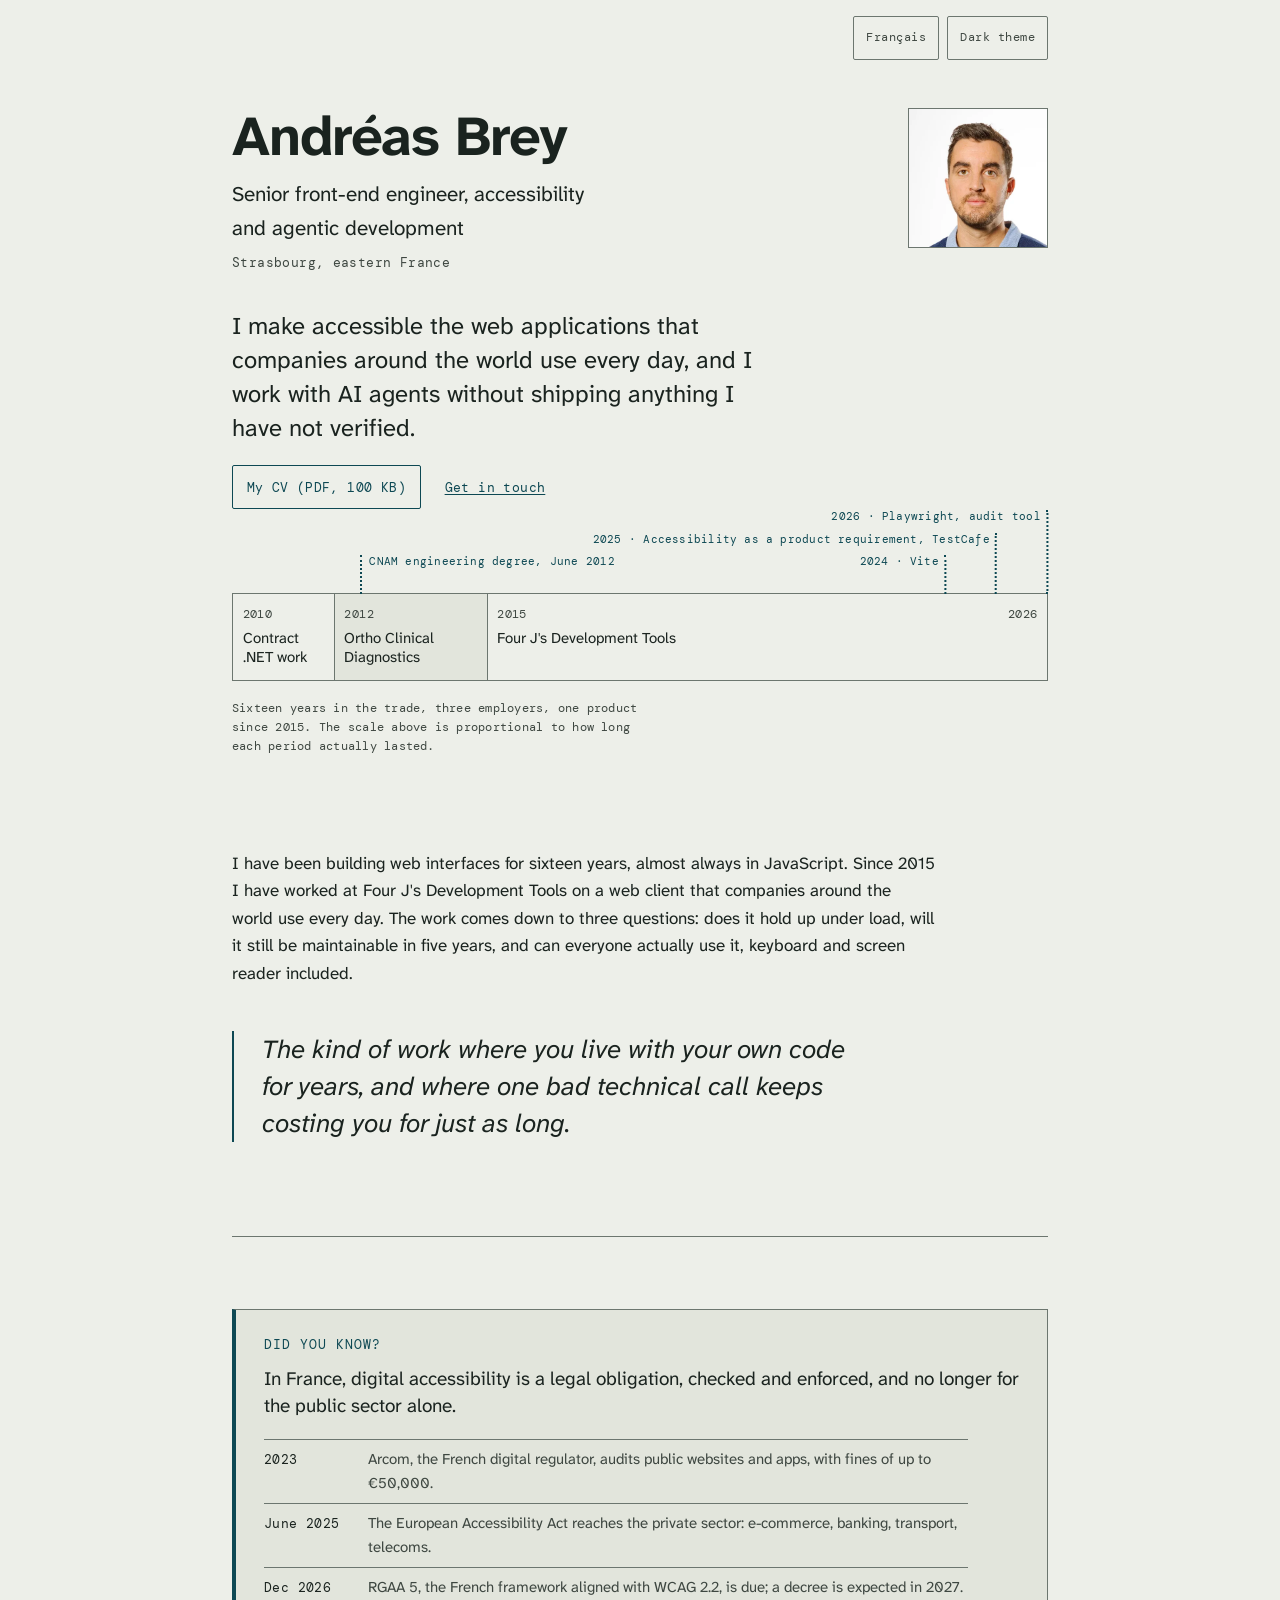
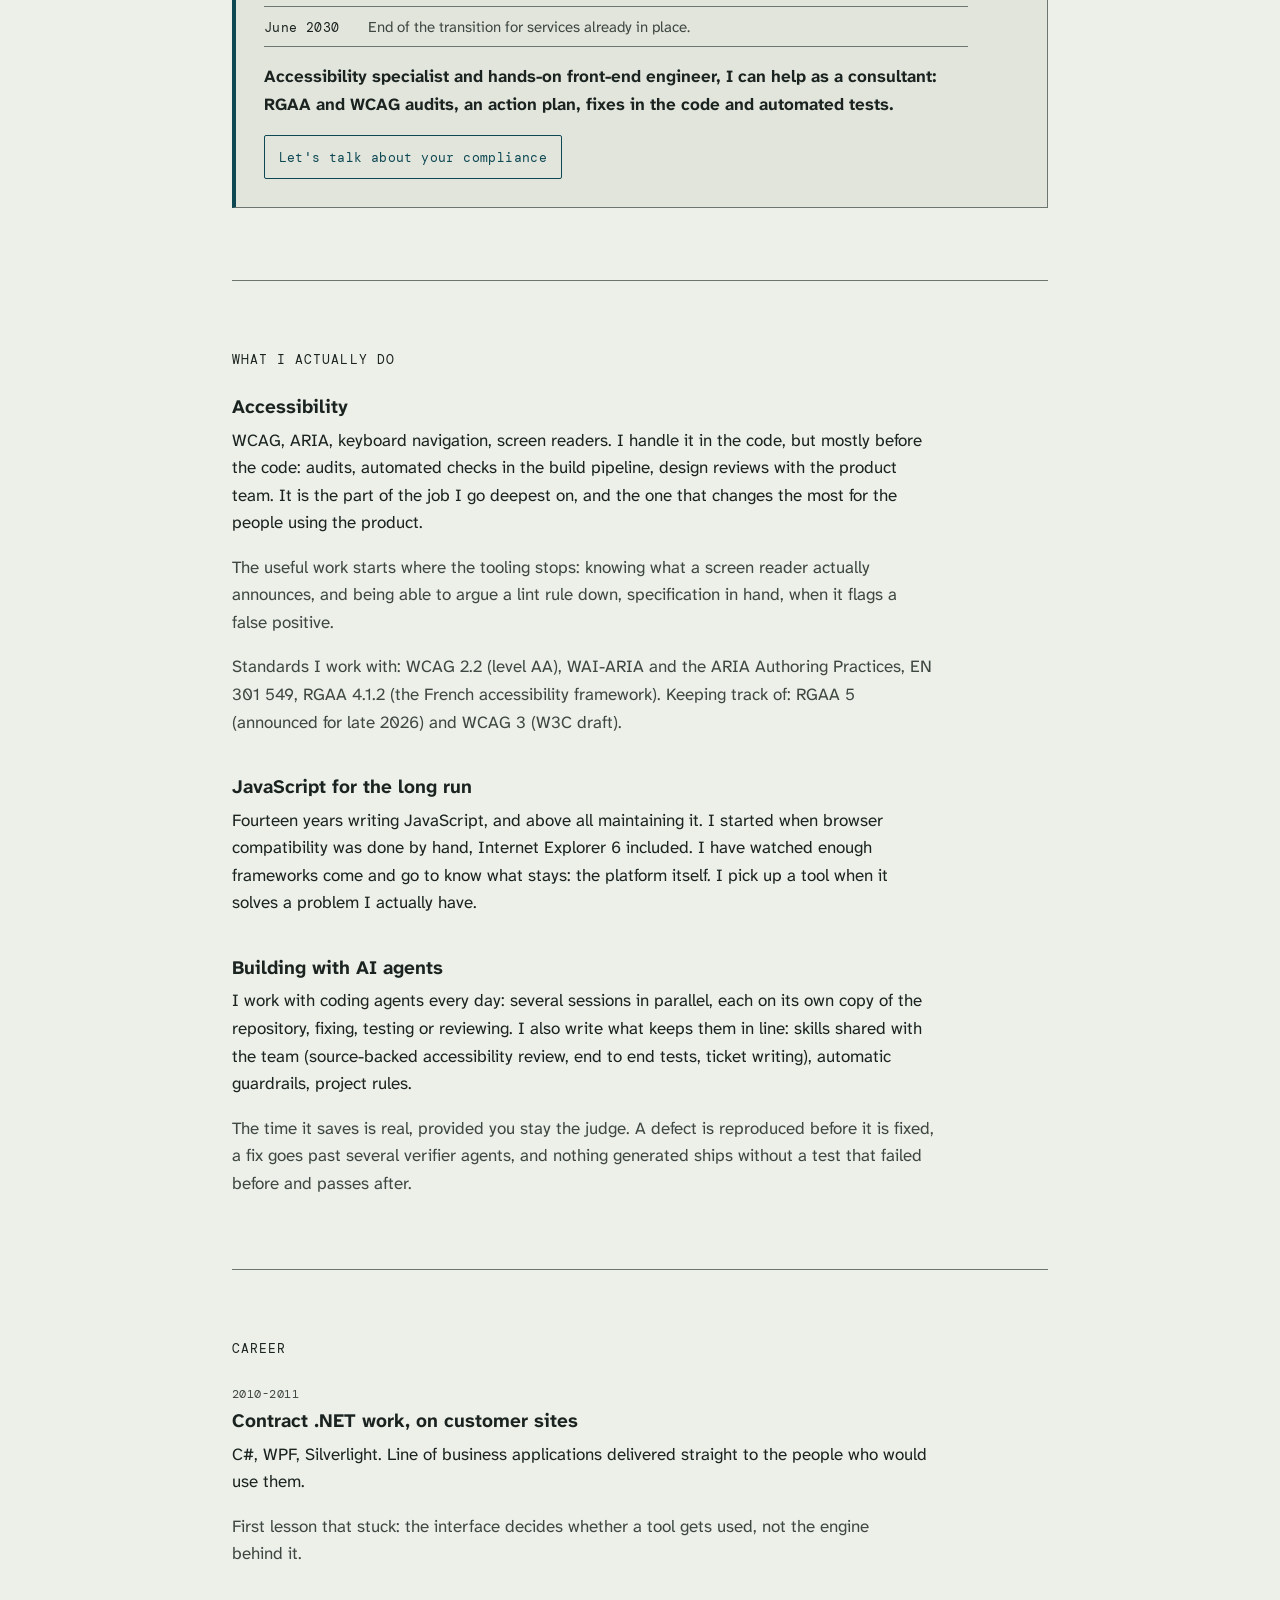
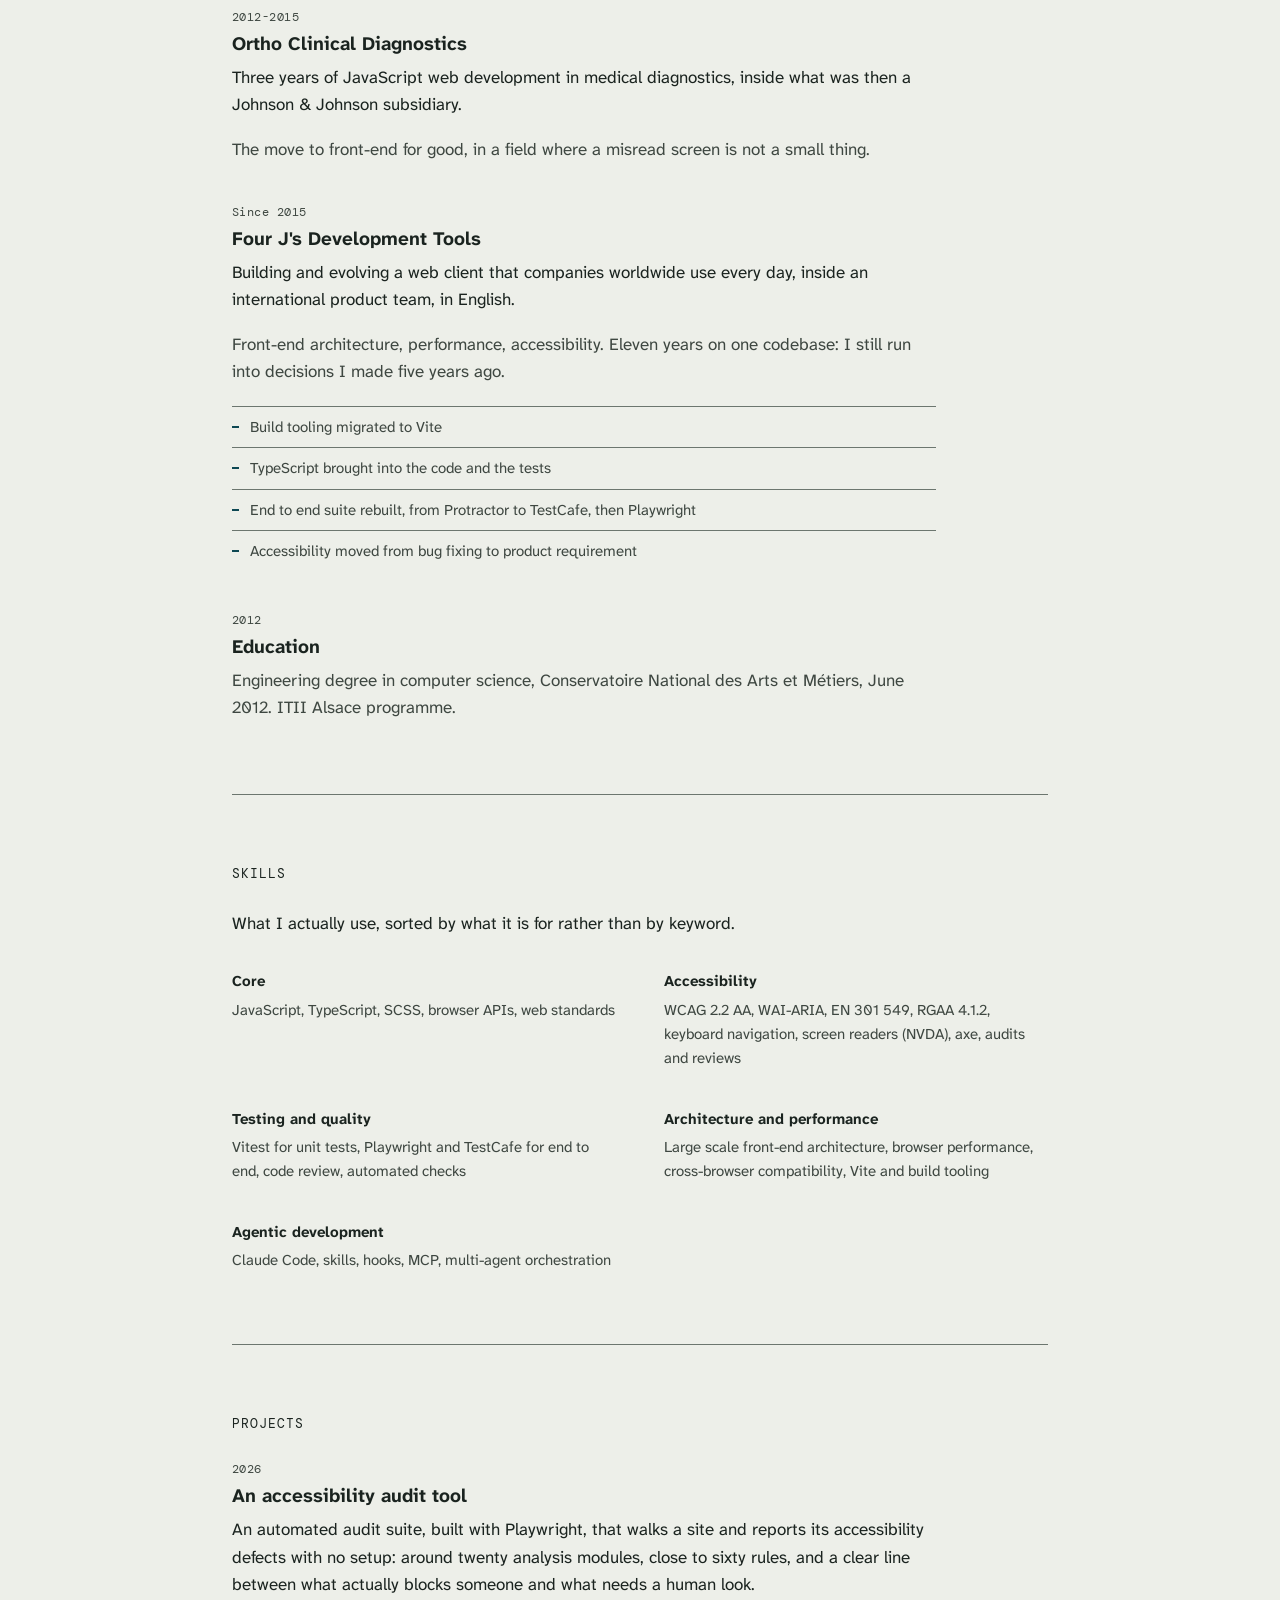
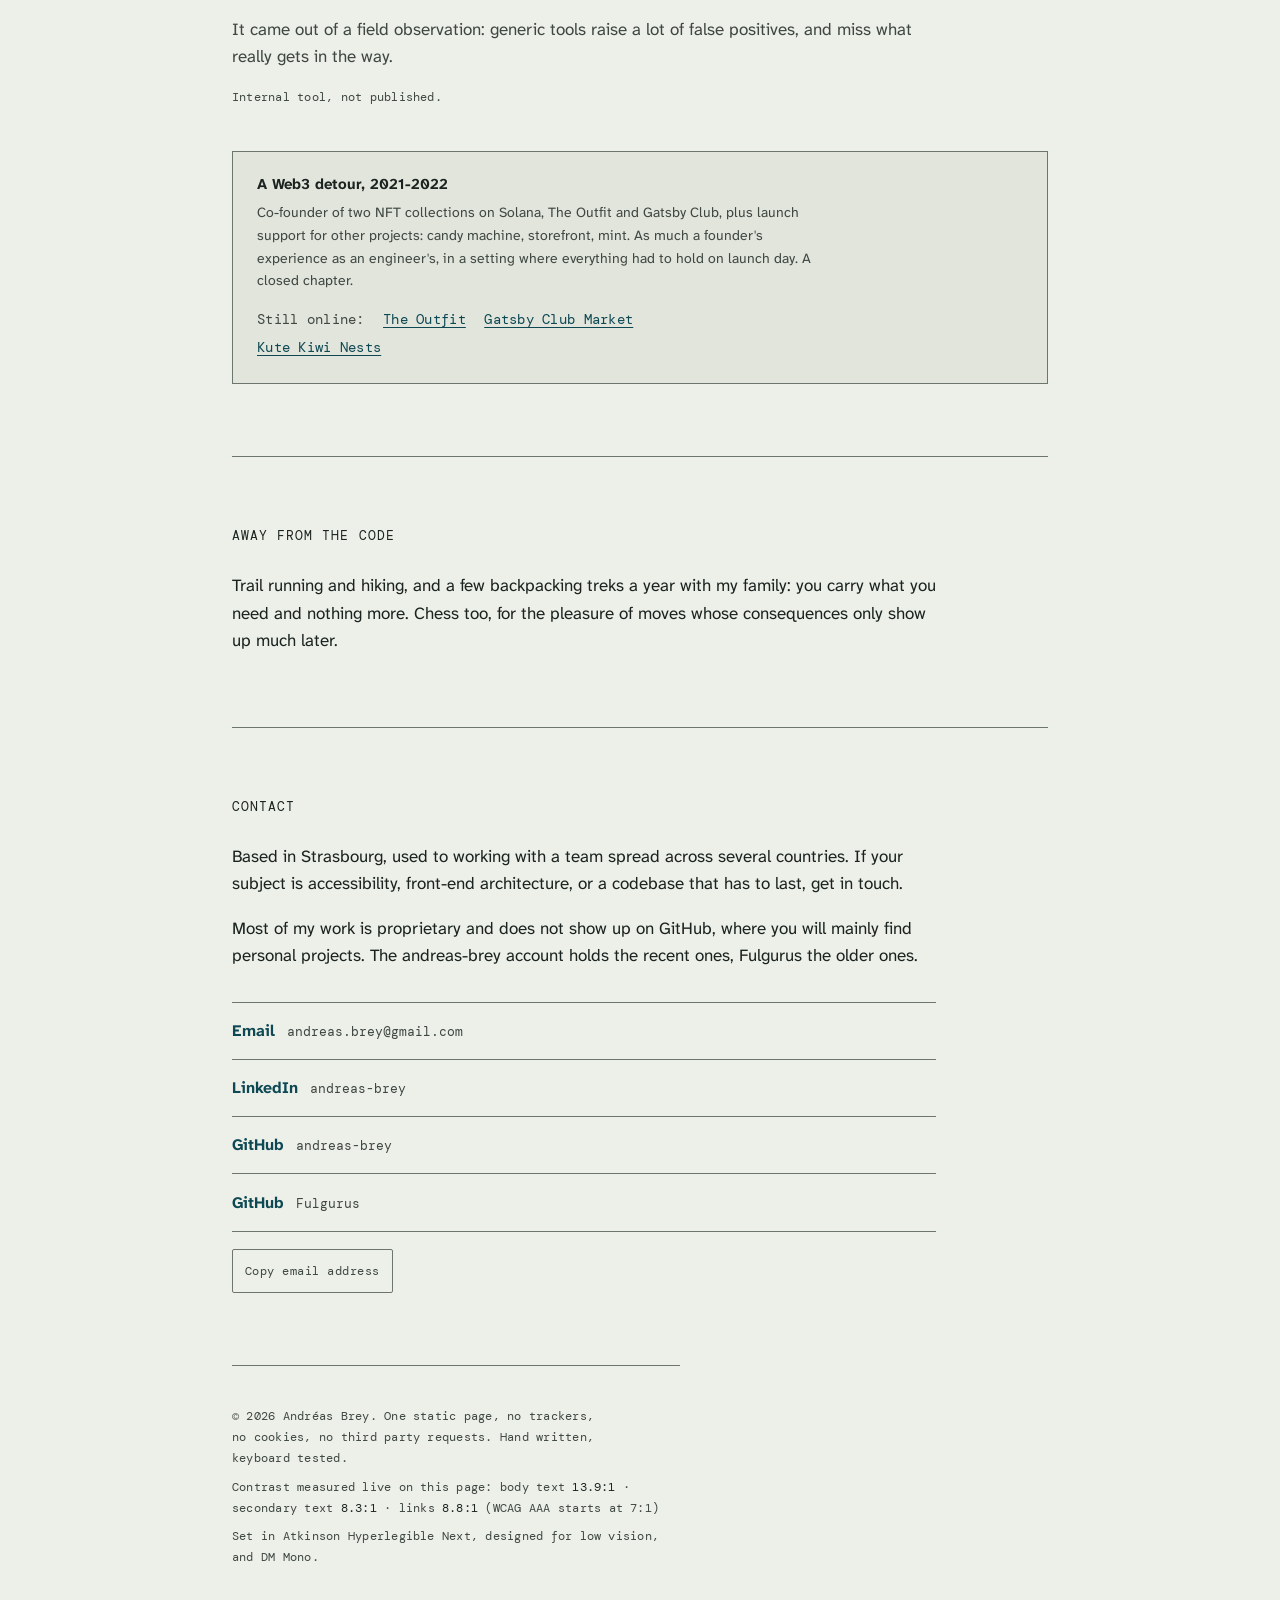
<file: en/index.html>
<!doctype html>
<!-- Générée par tools/build-en.cjs depuis index.html et tools/en.json : ne pas modifier à la main. -->
<html lang="en">
<head>
<meta charset="utf-8">
<meta name="viewport" content="width=device-width, initial-scale=1, viewport-fit=cover">
<meta name="color-scheme" content="light dark">
<title>Andréas Brey, front-end engineer, accessibility (WCAG, RGAA) and AI</title>
<meta name="description" content="Senior front-end engineer in Strasbourg, France, and accessibility lead. WCAG and RGAA audits, compliance consulting, building with AI agents.">
<meta name="author" content="Andréas Brey">
<!-- Une page HTML par langue : en/index.html est générée depuis celle-ci par
     tools/build-en.cjs, à relancer après toute modification. -->
<link rel="canonical" href="https://andreas-brey.vercel.app/en/">
<link rel="alternate" hreflang="fr" href="https://andreas-brey.vercel.app/">
<link rel="alternate" hreflang="en" href="https://andreas-brey.vercel.app/en/">
<link rel="alternate" hreflang="x-default" href="https://andreas-brey.vercel.app/">
<meta property="og:type" content="profile">
<meta property="og:url" content="https://andreas-brey.vercel.app/en/">
<meta property="og:title" content="Andréas Brey, front-end engineer, accessibility (WCAG, RGAA) and AI">
<meta property="og:description" content="Web accessibility (WCAG 2.2, EN 301 549, RGAA), building with AI agents, JavaScript architecture. Sixteen years in the trade, eleven on the same product.">
<meta property="og:locale" content="en_GB">
<meta property="og:locale:alternate" content="fr_FR">
<meta property="og:image" content="https://andreas-brey.vercel.app/img/og.png">
<meta property="og:image:type" content="image/png">
<meta property="og:image:width" content="1200">
<meta property="og:image:height" content="630">
<meta property="og:image:alt" content="Andréas Brey, senior front-end engineer, accessibility lead and agentic development, Strasbourg">
<meta name="twitter:card" content="summary_large_image">
<!-- Données structurées pour les moteurs de recherche. L'adresse email n'y
     figure pas, pour la même raison qu'elle n'est pas écrite dans la page. -->
<script type="application/ld+json">
{
  "@context": "https://schema.org",
  "@type": "Person",
  "name": "Andréas Brey",
  "url": "https://andreas-brey.vercel.app/",
  "image": "https://andreas-brey.vercel.app/img/portrait.webp",
  "jobTitle": "Senior front-end engineer",
  "description": "Senior front-end engineer and accessibility lead. WCAG and RGAA audits, compliance consulting.",
  "makesOffer": {
    "@type": "Offer",
    "itemOffered": { "@type": "Service", "name": "Accessibility audit and compliance (WCAG, RGAA)", "areaServed": "FR" }
  },
  "worksFor": { "@type": "Organization", "name": "Four J's Development Tools" },
  "address": { "@type": "PostalAddress", "addressLocality": "Strasbourg", "addressCountry": "FR" },
  "alumniOf": { "@type": "CollegeOrUniversity", "name": "Conservatoire National des Arts et Métiers" },
  "knowsLanguage": ["fr", "en"],
  "knowsAbout": ["Digital accessibility", "RGAA audit", "WCAG 2.2", "WAI-ARIA", "EN 301 549", "RGAA", "JavaScript", "TypeScript", "Agentic development"],
  "sameAs": [
    "https://www.linkedin.com/in/andreas-brey-a64134b9",
    "https://github.com/andreas-brey",
    "https://github.com/Fulgurus"
  ]
}
</script>
<link rel="icon" href="data:image/svg+xml,%3Csvg xmlns='http://www.w3.org/2000/svg' viewBox='0 0 32 32'%3E%3Crect width='32' height='32' rx='3' fill='%230D4853'/%3E%3Cpath d='M5.5 24 L11 8 L14 8 L19.5 24' fill='none' stroke='%23EDEFE9' stroke-width='2.3' stroke-linecap='square'/%3E%3Cpath d='M8.3 19 L16.7 19' stroke='%23EDEFE9' stroke-width='2.3'/%3E%3Cpath d='M22 24 L22 8 L25 8 A4 4 0 0 1 25 15.5 L22 15.5 A4.25 4.25 0 0 1 25.5 24 Z' fill='%23EDEFE9'/%3E%3C/svg%3E">
<link rel="preload" href="/fonts/atkinson-latin.woff2" as="font" type="font/woff2" crossorigin>
<script>
/* Restaure le thème choisi avant le premier rendu, pour éviter un flash.
   Encapsulé : rien ne doit atteindre l'objet global. */
(function () {
  /* Anciens liens en ?lang= : renvoi vers la page de la langue demandée. */
  var requested = new URLSearchParams(location.search).get("lang");
  if ((requested === "en" || requested === "fr") && document.documentElement.lang !== requested) {
    location.replace(requested === "en" ? "/en/" : "/");
    return;
  }
  try {
    var saved = localStorage.getItem("theme");
    if (saved !== "dark" && saved !== "light") { return; }
    document.documentElement.dataset.theme = saved;
    var meta = document.querySelector('meta[name="color-scheme"]');
    if (meta) { meta.content = saved; }
  } catch (e) {
    /* Stockage indisponible (navigation privée, cookies bloqués) : on garde
       la préférence système, qui est déjà le comportement par défaut. */
  }
})();
</script>
<style>
/* ===========================================================================
   Polices hébergées sur le même domaine. Aucune requête vers un tiers, ce qui
   rend littéralement vraie la promesse du colophon et supprime quatre allers
   retours réseau. Atkinson est un fichier variable : un seul téléchargement
   couvre les graisses 400 à 700.
   =========================================================================== */
@font-face {
  font-family: "Atkinson Hyperlegible Next";
  font-style: normal;
  font-weight: 400 700;
  font-display: swap;
  src: url("/fonts/atkinson-latin.woff2") format("woff2");
  unicode-range: U+0000-00FF, U+0131, U+0152-0153, U+02BB-02BC, U+02C6, U+02DA, U+02DC, U+0304, U+0308, U+0329, U+2000-206F, U+20AC, U+2122, U+2191, U+2193, U+2212, U+2215, U+FEFF, U+FFFD;
}
@font-face {
  font-family: "Atkinson Hyperlegible Next";
  font-style: normal;
  font-weight: 400 700;
  font-display: swap;
  src: url("/fonts/atkinson-latin-ext.woff2") format("woff2");
  unicode-range: U+0100-02BA, U+02BD-02C5, U+02C7-02CC, U+02CE-02D7, U+02DD-02FF, U+0304, U+0308, U+0329, U+1D00-1DBF, U+1E00-1E9F, U+1EF2-1EFF, U+2020, U+20A0-20AB, U+20AD-20C0, U+2113, U+2C60-2C7F, U+A720-A7FF;
}
@font-face {
  font-family: "Atkinson Hyperlegible Next";
  font-style: italic;
  font-weight: 400;
  font-display: swap;
  src: url("/fonts/atkinson-italic-latin.woff2") format("woff2");
  unicode-range: U+0000-00FF, U+0131, U+0152-0153, U+02BB-02BC, U+02C6, U+02DA, U+02DC, U+0304, U+0308, U+0329, U+2000-206F, U+20AC, U+2122, U+2191, U+2193, U+2212, U+2215, U+FEFF, U+FFFD;
}
@font-face {
  font-family: "Atkinson Hyperlegible Next";
  font-style: italic;
  font-weight: 400;
  font-display: swap;
  src: url("/fonts/atkinson-italic-latin-ext.woff2") format("woff2");
  unicode-range: U+0100-02BA, U+02BD-02C5, U+02C7-02CC, U+02CE-02D7, U+02DD-02FF, U+0304, U+0308, U+0329, U+1D00-1DBF, U+1E00-1E9F, U+1EF2-1EFF, U+2020, U+20A0-20AB, U+20AD-20C0, U+2113, U+2C60-2C7F, U+A720-A7FF;
}
@font-face {
  font-family: "DM Mono";
  font-style: normal;
  font-weight: 400;
  font-display: swap;
  src: url("/fonts/dmmono-latin.woff2") format("woff2");
  unicode-range: U+0000-00FF, U+0131, U+0152-0153, U+02BB-02BC, U+02C6, U+02DA, U+02DC, U+0304, U+0308, U+0329, U+2000-206F, U+20AC, U+2122, U+2191, U+2193, U+2212, U+2215, U+FEFF, U+FFFD;
}
@font-face {
  font-family: "DM Mono";
  font-style: normal;
  font-weight: 400;
  font-display: swap;
  src: url("/fonts/dmmono-latin-ext.woff2") format("woff2");
  unicode-range: U+0100-02BA, U+02BD-02C5, U+02C7-02CC, U+02CE-02D7, U+02DD-02FF, U+0304, U+0308, U+0329, U+1D00-1DBF, U+1E00-1E9F, U+1EF2-1EFF, U+2020, U+20A0-20AB, U+20AD-20C0, U+2113, U+2C60-2C7F, U+A720-A7FF;
}

/* ===========================================================================
   Jetons. Le thème clair porte la définition complète, le thème sombre ne
   redéfinit que des valeurs. Rapports de contraste recalculés à la main :
     clair   texte 13,9:1   secondaire 8,3:1   liens 8,8:1   filets 4,1:1
     sombre  texte 14,5:1   secondaire 7,8:1   liens 8,8:1   filets 4,8:1
   Le pied de page les remesure en direct, sur les couleurs réellement
   appliquées, donc ces chiffres ne peuvent pas se périmer en silence.
   =========================================================================== */
:root {
  color-scheme: light dark;

  --paper: #EDEFE9;
  --paper-alt: #E2E5DC;
  --ink: #1A231F;
  --ink-muted: #3E4741;
  --rule: #6C766F;
  --accent: #0D4853;

  --font-text: "Atkinson Hyperlegible Next", "Segoe UI", system-ui, sans-serif;
  --font-mono: "DM Mono", ui-monospace, "Cascadia Mono", Menlo, monospace;

  --measure: 64ch;
  --gutter: clamp(1.25rem, 5vw, 3.5rem);
  --rhythm: clamp(2.75rem, 7vw, 4.5rem);
  --toolbar-h: 3.75rem;
}

@media (prefers-color-scheme: dark) {
  :root:not([data-theme="light"]) {
    --paper: #131815;
    --paper-alt: #1B221E;
    --ink: #E4E8DF;
    --ink-muted: #A3AEA6;
    --rule: #7C867F;
    --accent: #6FC2CE;
  }
}
:root[data-theme="dark"] {
  --paper: #131815;
  --paper-alt: #1B221E;
  --ink: #E4E8DF;
  --ink-muted: #A3AEA6;
  --rule: #7C867F;
  --accent: #6FC2CE;
}

*, *::before, *::after { box-sizing: border-box; }

html { -webkit-text-size-adjust: 100%; }

body {
  margin: 0;
  background: var(--paper);
  color: var(--ink);
  font-family: var(--font-text);
  font-size: 1.0625rem;
  line-height: 1.62;
  text-align: start;
}
@media (max-width: 37.5rem) { body { font-size: 1rem; } }

p { margin: 0 0 1em; max-width: var(--measure); text-wrap: pretty; }
p:last-child { margin-bottom: 0; }

h1, h2, h3 { margin: 0; font-weight: 700; line-height: 1.15; text-wrap: balance; }

a { color: var(--accent); text-underline-offset: 0.18em; text-decoration-thickness: from-font; }
a:hover { text-decoration-thickness: 2px; }

/* Anneau de focus en deux temps : un trait d'accent, puis un halo de la
   couleur du fond de page. Le halo sépare l'anneau de ce qui est dessous,
   y compris sur le fond alterné des encarts. */
:where(a, button):focus-visible {
  outline: 2px solid var(--accent);
  outline-offset: 2px;
  box-shadow: 0 0 0 4px var(--paper);
}

::selection { background: var(--accent); color: var(--paper); }

.visually-hidden:where(:not(:focus-within, :active)) {
  position: absolute !important;
  clip-path: inset(50%) !important;
  overflow: hidden !important;
  width: 1px !important; height: 1px !important;
  margin: -1px !important; padding: 0 !important; border: 0 !important;
  white-space: nowrap !important;
}

.skip-link {
  position: fixed;
  top: env(safe-area-inset-top, 0px); left: 0;
  z-index: 10;
  margin: 0.5rem;
  padding: 0.7rem 0.95rem;
  background: var(--paper);
  color: var(--ink);
  border: 1px solid var(--rule);
  font-family: var(--font-mono);
  font-size: 0.8125rem;
  text-decoration: none;
}

#content:focus-visible { outline: 2px solid var(--accent); outline-offset: 4px; }

.shell {
  width: 100%;
  max-width: 58rem;
  margin-inline: auto;
  padding-inline: var(--gutter);
}

/* ---------- Barre d'outils ----------
   Le bouton de thème ne sert à rien sans JavaScript : la barre n'est donc
   révélée que par lui. Sans JavaScript, les robots trouvent quand même la
   page de l'autre langue par le lien de la barre et les liens hreflang. La
   hauteur est réservée d'avance pour que cette révélation ne décale rien. */
.topbar { min-height: var(--toolbar-h); }
.toolbar {
  display: flex;
  flex-wrap: wrap;
  justify-content: flex-end;
  gap: 0.5rem;
  padding-block: 1rem 0;
}
.toolbar[hidden] { display: none; }

/* Le lien de langue a l'allure des boutons : il change de page, le thème
   change d'état, mais les deux se rangent côte à côte. */
.toolbar :is(a, button), .copy-btn {
  display: inline-flex;
  align-items: center;
  font: inherit;
  font-family: var(--font-mono);
  font-size: 0.75rem;
  letter-spacing: 0.04em;
  color: var(--ink-muted);
  background: none;
  border: 1px solid var(--rule);
  border-radius: 2px;
  padding: 0.5rem 0.75rem;
  min-height: 2.75rem;
  text-decoration: none;
  cursor: pointer;
}
.toolbar :is(a, button):hover, .copy-btn:hover { color: var(--ink); border-color: var(--ink-muted); }

/* ---------- En-tête ---------- */
.masthead {
  display: grid;
  gap: 1.75rem;
  padding-block: clamp(1.5rem, 5vw, 3rem) 0;
}
/* Portrait carré, pas rond : la page n'a aucun arrondi, un cercle jurerait
   avec les filets et les angles droits. */
.portrait {
  display: block;
  width: 5.5rem;
  height: auto;
  aspect-ratio: 1;
  object-fit: cover;
  border: 1px solid var(--rule);
  background: var(--paper-alt);
}
@media (min-width: 40rem) {
  .masthead {
    grid-template-columns: minmax(0, 1fr) auto;
    align-items: start;
    gap: clamp(2rem, 5vw, 3rem);
  }
  .portrait { grid-column: 2; grid-row: 1; width: 8.75rem; }
  .ident { grid-column: 1; grid-row: 1; }
}
.masthead h1 {
  font-size: clamp(2.25rem, 7.5vw, 3.5rem);
  letter-spacing: -0.02em;
  line-height: 1.04;
}
.role {
  margin: 0.75rem 0 0;
  max-width: 28ch;
  font-size: clamp(1.0625rem, 2.6vw, 1.3rem);
}
.place {
  margin: 0.4rem 0 0;
  font-family: var(--font-mono);
  font-size: 0.8125rem;
  letter-spacing: 0.03em;
  color: var(--ink-muted);
}
.tagline {
  margin: clamp(1.5rem, 4vw, 2.25rem) 0 0;
  max-width: 34ch;
  font-size: clamp(1.1875rem, 3vw, 1.5rem);
  line-height: 1.42;
}
/* Raccourcis vers le CV et le contact : même hauteur de cible que les
   boutons. Le CV est encadré, c'est l'action principale de l'en-tête. */
.jumps {
  display: flex;
  flex-wrap: wrap;
  align-items: center;
  gap: 0.5rem 1.5rem;
  margin: 1.25rem 0 0;
}
.jumps a {
  display: inline-flex;
  align-items: center;
  min-height: 2.75rem;
  font-family: var(--font-mono);
  font-size: 0.8125rem;
  letter-spacing: 0.03em;
}
.jumps .cv-link {
  padding: 0.5rem 0.85rem;
  border: 1px solid var(--accent);
  border-radius: 2px;
  text-decoration: none;
}
.jumps .cv-link:hover { text-decoration: underline 2px; }

/* ---------- Frise de mesure ----------
   Au-dessus de 34rem, chaque segment occupe une largeur proportionnelle à sa
   durée réelle et le repère pointillé tombe sur juin 2012. En dessous, les
   segments s'empilent : ce n'est plus une échelle mais une liste datée, et la
   légende cesse alors d'annoncer une proportionnalité. */
.measure { margin: var(--rhythm) 0 0; }
.measure-bar {
  position: relative;
  display: flex;
  margin-top: 5.2rem;
  border-block: 1px solid var(--rule);
  border-inline-start: 1px solid var(--rule);
}
.measure-seg {
  min-width: 0;
  padding: 0.7rem 0.6rem 0.85rem;
  border-inline-end: 1px solid var(--rule);
}
/* 2 ans, 3 ans et 11 ans sur une échelle de seize. */
.measure-seg:nth-child(1) { flex: 0 0 12.5%; }
.measure-seg:nth-child(2) { flex: 0 0 18.75%; background: var(--paper-alt); }
.measure-seg:nth-child(3) { flex: 0 0 68.75%; }
.seg-years {
  display: flex;
  justify-content: space-between;
  gap: 1rem;
  font-family: var(--font-mono);
  font-size: 0.75rem;
  letter-spacing: 0.03em;
  color: var(--ink-muted);
  font-variant-numeric: tabular-nums;
}
.seg-name {
  display: block;
  margin-top: 0.3rem;
  font-size: 0.9375rem;
  line-height: 1.25;
  hyphens: manual;
}
.tick {
  position: absolute;
  top: -2.4rem;
  left: 15.6%;
  height: 2.4rem;
  display: flex;
  align-items: flex-start;
  border-inline-start: 2px dotted var(--accent);
  padding-inline-start: 0.45rem;
}
.tick-label {
  font-family: var(--font-mono);
  font-size: 0.6875rem;
  line-height: 1.2;
  letter-spacing: 0.02em;
  color: var(--accent);
  white-space: nowrap;
}
/* Jalons techniques : le miroir du repère de 2012. Chaque trait tombe sur son
   année, le libellé s'écrit à sa gauche et monte d'un cran pour ne pas croiser
   les autres. */
.mark {
  position: absolute;
  /* 0.825rem : la hauteur d'une ligne de libellé. La boîte ne couvre que son
     libellé, le trait est dessiné à part pour ne recouvrir aucun autre texte. */
  bottom: calc(100% + var(--rise) - 0.825rem);
  display: flex;
  padding-inline-end: 0.45rem;
  transform: translateX(-100%);
}
.mark::after {
  content: "";
  position: absolute;
  top: 0;
  right: 0;
  height: var(--rise);
  border-inline-end: 2px dotted var(--accent);
}
/* 2024, 2025 et 2026 sur l'échelle de seize ans. */
.mark:nth-child(1) { left: 87.5%; --rise: 2.4rem; }
.mark:nth-child(2) { left: 93.75%; --rise: 3.8rem; }
.mark:nth-child(3) { left: 100%; --rise: 5.2rem; }
.measure figcaption {
  margin-top: 1.1rem;
  max-width: 58ch;
  font-family: var(--font-mono);
  font-size: 0.75rem;
  line-height: 1.6;
  letter-spacing: 0.02em;
  color: var(--ink-muted);
}
@media (max-width: 34rem) {
  .measure-bar {
    display: block;
    margin-top: 0;
    border-block: 0;
    border-inline-start: 0;
  }
  .measure-seg {
    padding-inline: 0;
    border-inline-end: 0;
    border-block-start: 1px solid var(--rule);
  }
  .measure-seg:nth-child(2) { background: none; }
  .tick {
    position: static;
    display: block;
    height: auto;
    padding: 0.5rem 0 0;
    border-inline-start: 0;
  }
  .mark {
    position: static;
    display: block;
    padding: 0.35rem 0 0;
    transform: none;
  }
  .mark::after { content: none; }
  .mark .tick-label { white-space: normal; }
  .scale-note { display: none; }
}

/* ---------- Sections ---------- */
section { padding-block: var(--rhythm); }
section + section { border-top: 1px solid var(--rule); }
/* Le bloc d'ouverture respire plus que les autres : c'est lui qui porte le
   positionnement, et cela casse le pas régulier de la page. */
.section-lead { padding-block: calc(var(--rhythm) * 1.3); }

.label {
  margin-bottom: 1.75rem;
  font-family: var(--font-mono);
  font-size: 0.8125rem;
  font-weight: 400;
  letter-spacing: 0.08em;
  text-transform: uppercase;
  color: var(--ink);
}

.quote {
  margin: 2.75rem 0 0;
  max-width: 38ch;
  border-inline-start: 2px solid var(--accent);
  padding-inline-start: clamp(1rem, 3vw, 1.75rem);
  font-size: clamp(1.25rem, 3.1vw, 1.625rem);
  font-style: italic;
  line-height: 1.42;
}

/* ---------- Encart « Le saviez-vous ? » ----------
   Seul bloc de la page sur fond alterné avec un trait d'accent épais : il
   porte l'offre de mission, il doit se voir sans rompre la sobriété. */
.callout {
  background: var(--paper-alt);
  border: 1px solid var(--rule);
  border-inline-start: 4px solid var(--accent);
  padding: clamp(1.1rem, 3vw, 1.75rem);
}
.callout .label { margin-bottom: 0.75rem; color: var(--accent); }
.callout-lead { font-size: clamp(1.0625rem, 2.2vw, 1.1875rem); line-height: 1.45; }
/* Dates courtes : la colonne des dates tient aussi sur mobile. */
.deadlines { margin: 1rem 0; padding: 0; max-width: var(--measure); list-style: none; }
.deadlines li {
  display: grid;
  grid-template-columns: 5.5rem minmax(0, 1fr);
  align-items: baseline;
  gap: 0 1rem;
  padding: 0.45rem 0;
  border-top: 1px solid var(--rule);
  font-size: 0.9375rem;
  color: var(--ink-muted);
}
.deadlines li:last-child { border-bottom: 1px solid var(--rule); }
.deadlines .date {
  font-family: var(--font-mono);
  font-size: 0.8125rem;
  letter-spacing: 0.03em;
  color: var(--ink);
  font-variant-numeric: tabular-nums;
}
.callout-offer { font-weight: 700; }
.callout-cta {
  display: inline-flex;
  align-items: center;
  min-height: 2.75rem;
  padding: 0.5rem 0.85rem;
  border: 1px solid var(--accent);
  border-radius: 2px;
  font-family: var(--font-mono);
  font-size: 0.8125rem;
  letter-spacing: 0.03em;
  text-decoration: none;
}
.callout-cta:hover { text-decoration: underline 2px; }

.stack { display: grid; gap: 2.5rem; }

.entry h3 { margin-bottom: 0.55rem; font-size: 1.1875rem; }
.entry .when {
  display: block;
  margin-bottom: 0.35rem;
  font-family: var(--font-mono);
  font-size: 0.75rem;
  letter-spacing: 0.04em;
  color: var(--ink-muted);
  font-variant-numeric: tabular-nums;
}
.entry p { color: var(--ink-muted); }
.entry p.lead { color: var(--ink); }

.aside-note {
  margin-top: 0.85rem;
  font-family: var(--font-mono);
  font-size: 0.75rem;
  letter-spacing: 0.02em;
  color: var(--ink-muted);
}

.shifts { margin: 1.25rem 0 0; padding: 0; max-width: var(--measure); list-style: none; }
.shifts li {
  position: relative;
  padding: 0.5rem 0 0.5rem 1.15rem;
  border-top: 1px solid var(--rule);
  font-size: 0.9375rem;
  color: var(--ink-muted);
}
.shifts li::before {
  content: "";
  position: absolute;
  left: 0; top: 1.2rem;
  width: 0.45rem; height: 2px;
  background: var(--accent);
}

.grid2 { display: grid; gap: 2.25rem; }
@media (min-width: 46rem) { .grid2 { grid-template-columns: repeat(2, minmax(0, 1fr)); gap: 2.5rem 3rem; } }

.skill h3 { margin-bottom: 0.45rem; font-size: 0.9375rem; }
.skill p { margin: 0; font-size: 0.9375rem; color: var(--ink-muted); }

.aside {
  background: var(--paper-alt);
  border: 1px solid var(--rule);
  padding: clamp(1.1rem, 3.5vw, 1.5rem);
}
.aside h3 { margin-bottom: 0.5rem; font-size: 0.9375rem; }
.aside p { font-size: 0.875rem; color: var(--ink-muted); }
.entry + .aside { margin-top: 2.75rem; }
.project-links {
  display: flex;
  flex-wrap: wrap;
  gap: 0.35rem 1.15rem;
  margin-top: 1rem;
  font-family: var(--font-mono);
  font-size: 0.75rem;
  letter-spacing: 0.02em;
}
.project-links span { color: var(--ink-muted); }

.section-intro { margin-bottom: 2.25rem; }

.links { margin-top: 2rem; max-width: var(--measure); }
.links > * {
  display: flex;
  flex-wrap: wrap;
  align-items: baseline;
  gap: 0 0.75rem;
  min-height: 2.75rem;
  padding: 0.95rem 0;
  border-top: 1px solid var(--rule);
  color: var(--ink);
  text-decoration: none;
}
.links > *:last-child { border-bottom: 1px solid var(--rule); }
.links a:hover strong { text-decoration: underline; text-decoration-thickness: 2px; text-underline-offset: 0.18em; }
.links strong { font-size: 1rem; color: var(--accent); }
.links span {
  font-family: var(--font-mono);
  font-size: 0.8125rem;
  color: var(--ink-muted);
  overflow-wrap: anywhere;
}

.copy-btn { margin-top: 1.1rem; }

/* ---------- Colophon ----------
   Le filet est porté par le contenu, pas par le pied de page, pour qu'il
   s'aligne exactement sur ceux des sections. */
footer { padding-block: 0 clamp(2.5rem, 6vw, 4rem); }
.colophon {
  max-width: 64ch;
  padding-top: 2.5rem;
  border-top: 1px solid var(--rule);
  font-family: var(--font-mono);
  font-size: 0.75rem;
  line-height: 1.75;
  letter-spacing: 0.02em;
  color: var(--ink-muted);
}
.colophon p { max-width: none; margin-bottom: 0.45rem; }
.readout { font-variant-numeric: tabular-nums; }
.readout b { font-weight: 400; color: var(--ink); }

@media (prefers-reduced-motion: no-preference) {
  a, button { transition: color 120ms ease, border-color 120ms ease; }
}

@media print {
  .toolbar, .skip-link, .copy-btn, .jumps { display: none; }
}
</style>
</head>
<body>

<a class="skip-link visually-hidden" href="#content" data-i18n="skip">Skip to main content</a>

<header class="shell topbar">
  <div class="toolbar" id="toolbar" hidden>
    <a href="/" hreflang="fr" lang="fr" data-i18n="langLabel">Français</a>
    <button type="button" id="theme-btn"></button>
  </div>
</header>

<main id="content" tabindex="-1" class="shell">

  <header class="masthead">
    <!-- alt vide et assumé : le nom est juste à côté dans le h1, un texte de
         remplacement le ferait répéter deux fois par un lecteur d'écran. -->
    <img class="portrait" id="portrait" src="/img/portrait.webp" alt="" width="420" height="420" fetchpriority="high" decoding="async">
    <div class="ident">
      <h1>Andréas Brey</h1>
      <p class="role" data-i18n="role">Senior front-end engineer, accessibility and agentic development</p>
      <p class="place" data-i18n="place">Strasbourg, eastern France</p>
      <p class="tagline" data-i18n="tagline">I make accessible the web applications that companies around the world use every day, and I work with AI agents without shipping anything I have not verified.</p>
      <p class="jumps">
        <a class="cv-link" href="/cv/andreas-brey-cv-en.pdf" type="application/pdf" hreflang="en" rel="noopener" target="_blank"><span data-i18n="cvLink">My CV (PDF, 100 KB)</span><span class="visually-hidden" data-i18n="newTab">opens in a new tab</span></a>
        <a href="#s-contact" data-i18n="contactJump">Get in touch</a>
      </p>
    </div>
  </header>

  <figure class="measure">
    <div class="measure-bar" aria-hidden="true">
      <div class="measure-seg">
        <span class="seg-years"><span>2010</span></span>
        <span class="seg-name" data-i18n="seg1">Contract .NET work</span>
      </div>
      <div class="measure-seg">
        <span class="seg-years"><span>2012</span></span>
        <span class="seg-name" data-i18n="seg2">Ortho Clinical Diagnostics</span>
        <!-- Le repère vit dans le segment de 2012 : positionné sur l'échelle
             en grand écran, il reste au bon endroit une fois la frise empilée. -->
        <span class="tick"><span class="tick-label" data-i18n="tick">CNAM engineering degree, June 2012</span></span>
      </div>
      <div class="measure-seg">
        <span class="seg-years"><span>2015</span><span>2026</span></span>
        <span class="seg-name" data-i18n="seg3">Four J's Development Tools</span>
        <!-- Comme le repère de 2012, les jalons vivent dans leur segment : posés
             sur l'échelle en grand écran, listés sous lui une fois empilés. -->
        <span class="marks">
          <span class="mark"><span class="tick-label">2024 · Vite</span></span>
          <span class="mark"><span class="tick-label" data-i18n="mark2">2025 · Accessibility as a product requirement, TestCafe</span></span>
          <span class="mark"><span class="tick-label" data-i18n="mark3">2026 · Playwright, audit tool</span></span>
        </span>
      </div>
    </div>
    <figcaption>
      <!-- La frise est masquée aux lecteurs d'écran : ses jalons sont redits ici. -->
      <span class="visually-hidden" data-i18n="marksAlt">Technical milestones: Vite in 2024, accessibility as a product requirement and TestCafe in 2025, Playwright and the audit tool in 2026.</span>
      <span data-i18n="measureCaption">Sixteen years in the trade, three employers, one product since 2015.</span>
      <span class="scale-note" data-i18n="scaleNote">The scale above is proportional to how long each period actually lasted.</span>
    </figcaption>
  </figure>

  <section class="section-lead" aria-labelledby="s-intro">
    <h2 class="visually-hidden" id="s-intro" data-i18n="introTitle">In brief</h2>
    <p data-i18n="intro">I have been building web interfaces for sixteen years, almost always in JavaScript. Since 2015 I have worked at Four J's Development Tools on a web client that companies around the world use every day. The work comes down to three questions: does it hold up under load, will it still be maintainable in five years, and can everyone actually use it, keyboard and screen reader included.</p>
    <blockquote class="quote">
      <p data-i18n="quote">The kind of work where you live with your own code for years, and where one bad technical call keeps costing you for just as long.</p>
    </blockquote>
  </section>

  <section aria-labelledby="s-didyouknow">
    <div class="callout">
      <h2 class="label" id="s-didyouknow" data-i18n="dykTitle">Did you know?</h2>
      <p class="callout-lead" data-i18n="dykLead">In France, digital accessibility is a legal obligation, checked and enforced, and no longer for the public sector alone.</p>
      <ul class="deadlines">
        <li>
          <time class="date" datetime="2023" data-i18n="dl1Date">2023</time>
          <span data-i18n="dl1">Arcom, the French digital regulator, audits public websites and apps, with fines of up to €50,000.</span>
        </li>
        <li>
          <time class="date" datetime="2025-06" data-i18n="dl2Date">June 2025</time>
          <span data-i18n="dl2">The European Accessibility Act reaches the private sector: e-commerce, banking, transport, telecoms.</span>
        </li>
        <li>
          <time class="date" datetime="2026-12" data-i18n="dl3Date">Dec 2026</time>
          <span data-i18n="dl3">RGAA 5, the French framework aligned with WCAG 2.2, is due; a decree is expected in 2027.</span>
        </li>
        <li>
          <time class="date" datetime="2030-06" data-i18n="dl4Date">June 2030</time>
          <span data-i18n="dl4">End of the transition for services already in place.</span>
        </li>
      </ul>
      <p class="callout-offer" data-i18n="offerLead">Accessibility specialist and hands-on front-end engineer, I can help as a consultant: RGAA and WCAG audits, an action plan, fixes in the code and automated tests.</p>
      <a class="callout-cta" href="#s-contact" data-i18n="offerCta">Let's talk about your compliance</a>
    </div>
  </section>

  <section aria-labelledby="s-work">
    <h2 class="label" id="s-work" data-i18n="workTitle">What I actually do</h2>
    <div class="stack">
      <article class="entry">
        <h3 data-i18n="a11yTitle">Accessibility</h3>
        <p class="lead" data-i18n="a11yBody">WCAG, ARIA, keyboard navigation, screen readers. I handle it in the code, but mostly before the code: audits, automated checks in the build pipeline, design reviews with the product team. It is the part of the job I go deepest on, and the one that changes the most for the people using the product.</p>
        <p data-i18n="a11yBody2">The useful work starts where the tooling stops: knowing what a screen reader actually announces, and being able to argue a lint rule down, specification in hand, when it flags a false positive.</p>
        <p data-i18n="a11yStandards">Standards I work with: WCAG 2.2 (level AA), WAI-ARIA and the ARIA Authoring Practices, EN 301 549, RGAA 4.1.2 (the French accessibility framework). Keeping track of: RGAA 5 (announced for late 2026) and WCAG 3 (W3C draft).</p>
      </article>
      <article class="entry">
        <h3 data-i18n="jsTitle">JavaScript for the long run</h3>
        <p class="lead" data-i18n="jsBody">Fourteen years writing JavaScript, and above all maintaining it. I started when browser compatibility was done by hand, Internet Explorer 6 included. I have watched enough frameworks come and go to know what stays: the platform itself. I pick up a tool when it solves a problem I actually have.</p>
      </article>
      <article class="entry">
        <h3 data-i18n="aiTitle">Building with AI agents</h3>
        <p class="lead" data-i18n="aiBody">I work with coding agents every day: several sessions in parallel, each on its own copy of the repository, fixing, testing or reviewing. I also write what keeps them in line: skills shared with the team (source-backed accessibility review, end to end tests, ticket writing), automatic guardrails, project rules.</p>
        <p data-i18n="aiBody2">The time it saves is real, provided you stay the judge. A defect is reproduced before it is fixed, a fix goes past several verifier agents, and nothing generated ships without a test that failed before and passes after.</p>
      </article>
    </div>
  </section>

  <section aria-labelledby="s-career">
    <h2 class="label" id="s-career" data-i18n="careerTitle">Career</h2>
    <div class="stack">
      <article class="entry">
        <span class="when">2010-2011</span>
        <h3 data-i18n="c1Title">Contract .NET work, on customer sites</h3>
        <p class="lead" data-i18n="c1Context">C#, WPF, Silverlight. Line of business applications delivered straight to the people who would use them.</p>
        <p data-i18n="c1Focus">First lesson that stuck: the interface decides whether a tool gets used, not the engine behind it.</p>
      </article>
      <article class="entry">
        <span class="when">2012-2015</span>
        <h3 data-i18n="c2Title">Ortho Clinical Diagnostics</h3>
        <p class="lead" data-i18n="c2Context">Three years of JavaScript web development in medical diagnostics, inside what was then a Johnson &amp; Johnson subsidiary.</p>
        <p data-i18n="c2Focus">The move to front-end for good, in a field where a misread screen is not a small thing.</p>
      </article>
      <article class="entry">
        <span class="when" data-i18n="c3When">Since 2015</span>
        <h3 data-i18n="c3Title">Four J's Development Tools</h3>
        <p class="lead" data-i18n="c3Context">Building and evolving a web client that companies worldwide use every day, inside an international product team, in English.</p>
        <p data-i18n="c3Focus">Front-end architecture, performance, accessibility. Eleven years on one codebase: I still run into decisions I made five years ago.</p>
        <ul class="shifts">
          <li data-i18n="shift1">Build tooling migrated to Vite</li>
          <li data-i18n="shift2">TypeScript brought into the code and the tests</li>
          <li data-i18n="shift3">End to end suite rebuilt, from Protractor to TestCafe, then Playwright</li>
          <li data-i18n="shift4">Accessibility moved from bug fixing to product requirement</li>
        </ul>
      </article>
      <article class="entry">
        <span class="when">2012</span>
        <h3 data-i18n="eduTitle">Education</h3>
        <p data-i18n="eduBody">Engineering degree in computer science, Conservatoire National des Arts et Métiers, June 2012. ITII Alsace programme.</p>
      </article>
    </div>
  </section>

  <section aria-labelledby="s-skills">
    <h2 class="label" id="s-skills" data-i18n="skillsTitle">Skills</h2>
    <p class="section-intro" data-i18n="skillsIntro">What I actually use, sorted by what it is for rather than by keyword.</p>
    <div class="grid2">
      <div class="skill">
        <h3 data-i18n="sk1Title">Core</h3>
        <p data-i18n="sk1Items">JavaScript, TypeScript, SCSS, browser APIs, web standards</p>
      </div>
      <div class="skill">
        <h3 data-i18n="sk2Title">Accessibility</h3>
        <p data-i18n="sk2Items">WCAG 2.2 AA, WAI-ARIA, EN 301 549, RGAA 4.1.2, keyboard navigation, screen readers (NVDA), axe, audits and reviews</p>
      </div>
      <div class="skill">
        <h3 data-i18n="sk3Title">Testing and quality</h3>
        <p data-i18n="sk3Items">Vitest for unit tests, Playwright and TestCafe for end to end, code review, automated checks</p>
      </div>
      <div class="skill">
        <h3 data-i18n="sk4Title">Architecture and performance</h3>
        <p data-i18n="sk4Items">Large scale front-end architecture, browser performance, cross-browser compatibility, Vite and build tooling</p>
      </div>
      <div class="skill">
        <h3 data-i18n="sk5Title">Agentic development</h3>
        <p data-i18n="sk5Items">Claude Code, skills, hooks, MCP, multi-agent orchestration</p>
      </div>
    </div>
  </section>

  <section aria-labelledby="s-projects">
    <h2 class="label" id="s-projects" data-i18n="projectsTitle">Projects</h2>
    <article class="entry">
      <span class="when">2026</span>
      <h3 data-i18n="auditTitle">An accessibility audit tool</h3>
      <p class="lead" data-i18n="auditBody">An automated audit suite, built with Playwright, that walks a site and reports its accessibility defects with no setup: around twenty analysis modules, close to sixty rules, and a clear line between what actually blocks someone and what needs a human look.</p>
      <p data-i18n="auditBody2">It came out of a field observation: generic tools raise a lot of false positives, and miss what really gets in the way.</p>
      <p class="aside-note" data-i18n="auditNote">Internal tool, not published.</p>
    </article>
    <div class="aside">
      <h3 data-i18n="web3Title">A Web3 detour, 2021-2022</h3>
      <p data-i18n="web3Body">Co-founder of two NFT collections on Solana, The Outfit and Gatsby Club, plus launch support for other projects: candy machine, storefront, mint. As much a founder's experience as an engineer's, in a setting where everything had to hold on launch day. A closed chapter.</p>
      <p class="project-links">
        <span data-i18n="stillOnline">Still online:</span>
        <a href="https://outfit-gold.vercel.app/#/" rel="noopener" target="_blank">The Outfit<span class="visually-hidden" data-i18n="newTab">opens in a new tab</span></a>
        <a href="https://gatsby-club-market-7xmg2cb7b-fulgurus.vercel.app/" rel="noopener" target="_blank">Gatsby Club Market<span class="visually-hidden" data-i18n="newTab">opens in a new tab</span></a>
        <a href="https://kiwinests-ol0ta7hf6-fulgurus.vercel.app/" rel="noopener" target="_blank">Kute Kiwi Nests<span class="visually-hidden" data-i18n="newTab">opens in a new tab</span></a>
      </p>
    </div>
  </section>

  <section aria-labelledby="s-offscreen">
    <h2 class="label" id="s-offscreen" data-i18n="offscreenTitle">Away from the code</h2>
    <p data-i18n="offscreenBody">Trail running and hiking, and a few backpacking treks a year with my family: you carry what you need and nothing more. Chess too, for the pleasure of moves whose consequences only show up much later.</p>
  </section>

  <section aria-labelledby="s-contact">
    <h2 class="label" id="s-contact" data-i18n="contactTitle">Contact</h2>
    <p data-i18n="contactBody">Based in Strasbourg, used to working with a team spread across several countries. If your subject is accessibility, front-end architecture, or a codebase that has to last, get in touch.</p>
    <p data-i18n="contactGithub">Most of my work is proprietary and does not show up on GitHub, where you will mainly find personal projects. The andreas-brey account holds the recent ones, Fulgurus the older ones.</p>
    <div class="links">
      <div id="mail-row">
        <strong>Email</strong>
        <span id="mail-text">andreas.brey [chez] gmail.com</span>
      </div>
      <a href="https://www.linkedin.com/in/andreas-brey-a64134b9" rel="me noopener" target="_blank">
        <strong>LinkedIn</strong>
        <span>andreas-brey</span>
        <span class="visually-hidden" data-i18n="newTab">opens in a new tab</span>
      </a>
      <a href="https://github.com/andreas-brey" rel="me noopener" target="_blank">
        <strong>GitHub</strong>
        <span>andreas-brey</span>
        <span class="visually-hidden" data-i18n="newTab">opens in a new tab</span>
      </a>
      <a href="https://github.com/Fulgurus" rel="me noopener" target="_blank">
        <strong>GitHub</strong>
        <span>Fulgurus</span>
        <span class="visually-hidden" data-i18n="newTab">opens in a new tab</span>
      </a>
    </div>
    <button type="button" class="copy-btn" id="copy-btn" hidden data-i18n="copyLabel">Copy email address</button>
  </section>

</main>

<footer class="shell">
  <div class="colophon">
    <p data-i18n="foot1">© 2026 Andréas Brey. One static page, no trackers, no cookies, no third party requests. Hand written, keyboard tested.</p>
    <p class="readout" id="readout"></p>
    <p data-i18n="foot2">Set in Atkinson Hyperlegible Next, designed for low vision, and DM Mono.</p>
  </div>
</footer>

<p class="visually-hidden" id="announcer" role="status"></p>

<script>
(() => {
  "use strict";

  const root = document.documentElement;
  const announcer = document.getElementById("announcer");
  const themeBtn = document.getElementById("theme-btn");
  const readout = document.getElementById("readout");

  /* -------------------------------- Langue --------------------------------
     Une page HTML par langue : le texte est déjà dans la bonne langue, que le
     JavaScript tourne ou non, et les robots qui ne l'exécutent pas lisent les
     deux. Le script ne garde que les textes qu'il écrit lui-même. */
  const lang = root.lang === "en" ? "en" : "fr";
  const words = lang === "en" ? {
    copyLabel: "Copy email address",
    copyDone: "Email address copied",
    readoutLabel: "Contrast measured live on this page:",
    readoutText: "body text",
    readoutMuted: "secondary text",
    readoutLink: "links",
    readoutTail: "WCAG AAA starts at 7:1",
    toDark: "Dark theme",
    toLight: "Light theme"
  } : {
    copyLabel: "Copier l'adresse email",
    copyDone: "Adresse email copiée",
    readoutLabel: "Contraste mesuré en direct sur cette page :",
    readoutText: "texte courant",
    readoutMuted: "texte secondaire",
    readoutLink: "liens",
    readoutTail: "le niveau WCAG AAA commence à 7:1",
    toDark: "Thème sombre",
    toLight: "Thème clair"
  };

  const writeStore = (key, value) => { try { localStorage.setItem(key, value); } catch { /* stockage indisponible */ } };

  const announce = message => {
    announcer.textContent = "";
    setTimeout(() => { announcer.textContent = message; }, 80);
  };

  /* -------------------------------- Thème ---------------------------------
     Deux états seulement : la préférence système, ou son contraire épinglé.
     Le bouton annonce la cible et non l'état courant, si bien que son nom
     accessible contient son texte visible (WCAG 2.5.3). */
  const darkQuery = matchMedia("(prefers-color-scheme: dark)");
  const currentTheme = () => root.dataset.theme || (darkQuery.matches ? "dark" : "light");

  function paintTheme() {
    const isDark = currentTheme() === "dark";
    themeBtn.textContent = isDark ? words.toLight : words.toDark;
    themeBtn.setAttribute("aria-label", lang === "en"
      ? `Switch to the ${isDark ? "light" : "dark"} theme`
      : `Basculer vers le thème ${isDark ? "clair" : "sombre"}`);
  }

  themeBtn.addEventListener("click", () => {
    const next = currentTheme() === "dark" ? "light" : "dark";
    root.dataset.theme = next;
    document.querySelector('meta[name="color-scheme"]')?.setAttribute("content", next);
    writeStore("theme", next);
    paintTheme();
    paintReadout();
  });

  darkQuery.addEventListener("change", () => { paintTheme(); paintReadout(); });

  /* --------------------------- Relevé de contraste ---------------------------
     Rien n'est codé en dur : on lit les couleurs réellement appliquées par le
     navigateur et on applique la formule de luminance WCAG. Le relevé suit donc
     le thème affiché et ne peut pas se périmer. */
  const channel = value => {
    const v = value / 255;
    return v <= 0.03928 ? v / 12.92 : ((v + 0.055) / 1.055) ** 2.4;
  };

  const luminance = color => {
    const parts = String(color).match(/[\d.]+/g);
    if (!parts || parts.length < 3) { return null; }
    const [r, g, b] = parts.map(Number);
    return 0.2126 * channel(r) + 0.7152 * channel(g) + 0.0722 * channel(b);
  };

  const contrastRatio = (foreground, background) => {
    const a = luminance(foreground);
    const b = luminance(background);
    if (a === null || b === null) { return null; }
    return (Math.max(a, b) + 0.05) / (Math.min(a, b) + 0.05);
  };

  const formatRatio = value => {
    const text = value.toFixed(1);
    return lang === "en" ? text : text.replace(".", ",");
  };

  function paintReadout() {
    const background = getComputedStyle(document.body).backgroundColor;
    const samples = [
      [words.readoutText, document.body],
      [words.readoutMuted, document.querySelector(".place")],
      [words.readoutLink, document.querySelector(".links strong")]
    ];

    readout.textContent = "";
    const measured = [];
    for (const [label, element] of samples) {
      if (!element) { continue; }
      const ratio = contrastRatio(getComputedStyle(element).color, background);
      if (ratio) { measured.push([label, `${formatRatio(ratio)}:1`]); }
    }
    if (!measured.length) { return; }

    readout.append(`${words.readoutLabel} `);
    measured.forEach(([label, value], index) => {
      if (index) { readout.append(" · "); }
      readout.append(`${label} `);
      const strong = document.createElement("b");
      strong.textContent = value;
      readout.append(strong);
    });
    readout.append(` (${words.readoutTail})`);
  }

  /* ---------------------------------- Email ----------------------------------
     L'adresse n'est jamais écrite en clair dans la source : elle est assemblée
     ici, puis la ligne devient un vrai lien. Sans JavaScript il reste une ligne
     de texte lisible, et rien de cassé. */
  const address = `${["andreas", "brey"].join(".")}${String.fromCharCode(64)}${["gmail", "com"].join(".")}`;
  const mailHref = `mailto:${address}`;
  const mailRow = document.getElementById("mail-row");
  const mailLink = document.createElement("a");
  mailLink.href = mailHref;
  mailLink.append(...mailRow.childNodes);
  mailRow.replaceWith(mailLink);
  document.getElementById("mail-text").textContent = address;

  const copyBtn = document.getElementById("copy-btn");
  if (navigator.clipboard?.writeText) {
    copyBtn.hidden = false;
    copyBtn.addEventListener("click", async () => {
      try {
        await navigator.clipboard.writeText(address);
        copyBtn.textContent = words.copyDone;
        announce(words.copyDone);
        setTimeout(() => { copyBtn.textContent = words.copyLabel; }, 2400);
      } catch {
        location.href = mailHref;
      }
    });
  }

  /* Si le portrait manque, on le retire plutôt que de laisser une image cassée. */
  document.getElementById("portrait")?.addEventListener("error", event => event.target.remove());

  /* -------------------------------- Démarrage -------------------------------- */
  paintTheme();
  paintReadout();
  document.getElementById("toolbar").hidden = false;
})();
</script>

</body>
</html>
</file>
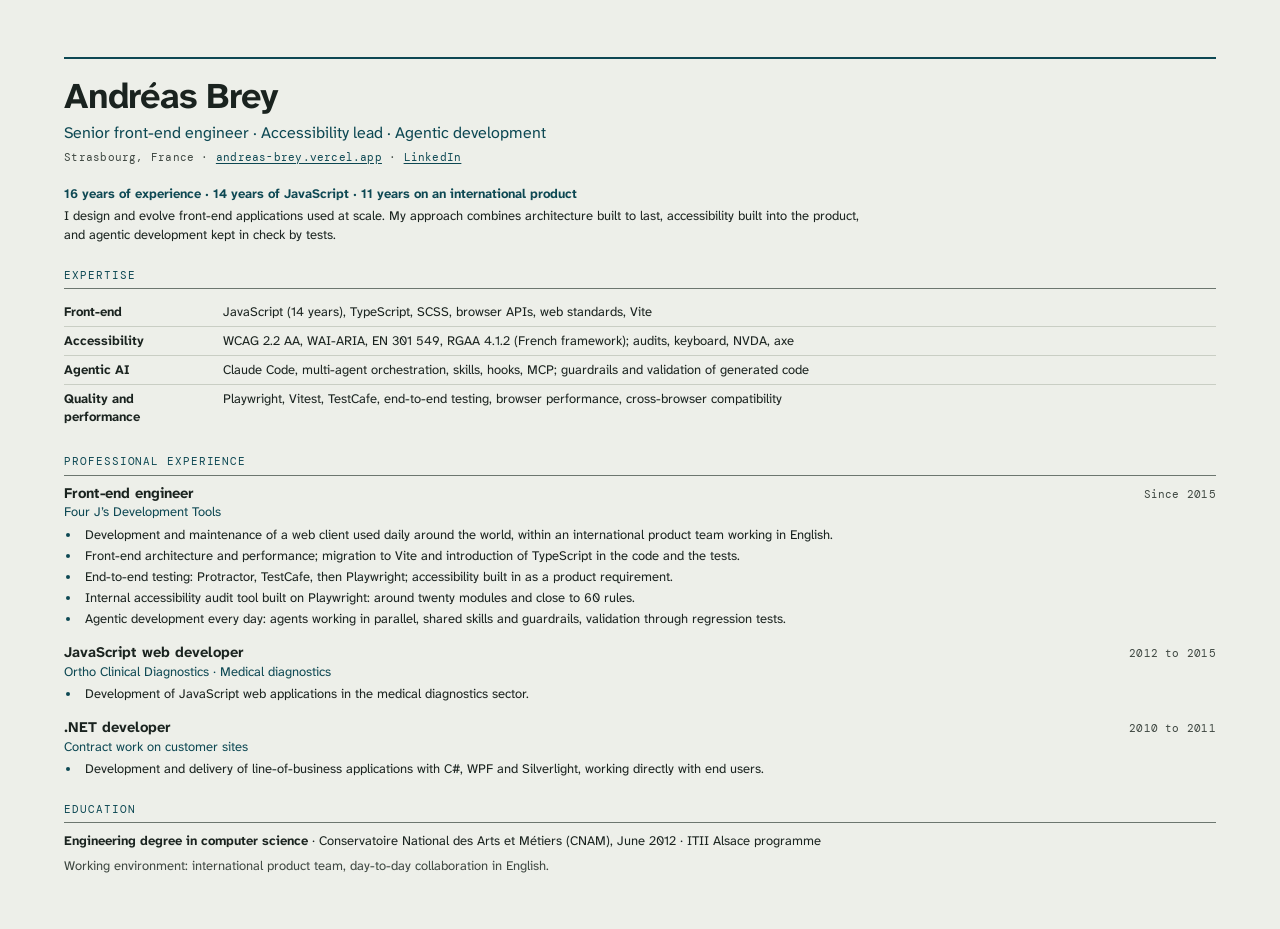
<file: tools/cv-template-en.html>
<!doctype html>
<html lang="en-GB">
<head>
<meta charset="utf-8">
<meta name="robots" content="noindex">
<meta name="author" content="Andréas Brey">
<title>CV - Andréas Brey - Senior front-end engineer</title>
<!-- Source de cv/andreas-brey-cv-en.pdf, traduction de cv-template.html : toute
     modification se reporte dans les deux, puis cv-render.cjs régénère les PDF. -->
<link rel="stylesheet" href="cv.css">
</head>
<body>

<header>
  <h1>Andréas Brey</h1>
  <p class="role">Senior front-end engineer · Accessibility lead · Agentic development</p>
  <p class="contact">Strasbourg, France · <a href="https://andreas-brey.vercel.app/?lang=en">andreas-brey.vercel.app</a> · <a href="https://www.linkedin.com/in/andreas-brey-a64134b9">LinkedIn</a></p>
</header>

<main>
  <p class="facts">16 years of experience · 14 years of JavaScript · 11 years on an international product</p>
  <p class="pitch">I design and evolve front-end applications used at scale. My approach combines architecture built to last, accessibility built into the product, and agentic development kept in check by tests.</p>

  <section aria-labelledby="h-skills">
    <h2 id="h-skills">Expertise</h2>
    <ul class="skills">
      <li><strong>Front-end</strong><span>JavaScript (14 years), TypeScript, SCSS, browser APIs, web standards, Vite</span></li>
      <li><strong>Accessibility</strong><span>WCAG 2.2 AA, WAI-ARIA, EN 301 549, RGAA 4.1.2 (French framework); audits, keyboard, NVDA, axe</span></li>
      <li><strong>Agentic AI</strong><span>Claude Code, multi-agent orchestration, skills, hooks, MCP; guardrails and validation of generated code</span></li>
      <li><strong>Quality and performance</strong><span>Playwright, Vitest, TestCafe, end-to-end testing, browser performance, cross-browser compatibility</span></li>
    </ul>
  </section>

  <section aria-labelledby="h-jobs">
    <h2 id="h-jobs">Professional experience</h2>
    <article class="job">
      <div class="job-head">
        <h3>Front-end engineer</h3>
        <p class="when">Since 2015</p>
      </div>
      <p class="org">Four J’s Development Tools</p>
      <ul>
        <li>Development and maintenance of a web client used daily around the world, within an international product team working in English.</li>
        <li>Front-end architecture and performance; migration to Vite and introduction of TypeScript in the code and the tests.</li>
        <li>End-to-end testing: Protractor, TestCafe, then Playwright; accessibility built in as a product requirement.</li>
        <li>Internal accessibility audit tool built on Playwright: around twenty modules and close to 60 rules.</li>
        <li>Agentic development every day: agents working in parallel, shared skills and guardrails, validation through regression tests.</li>
      </ul>
    </article>
    <article class="job">
      <div class="job-head">
        <h3>JavaScript web developer</h3>
        <p class="when">2012 to 2015</p>
      </div>
      <p class="org">Ortho Clinical Diagnostics · Medical diagnostics</p>
      <ul>
        <li>Development of JavaScript web applications in the medical diagnostics sector.</li>
      </ul>
    </article>
    <article class="job">
      <div class="job-head">
        <h3>.NET developer</h3>
        <p class="when">2010 to 2011</p>
      </div>
      <p class="org">Contract work on customer sites</p>
      <ul>
        <li>Development and delivery of line-of-business applications with C#, WPF and Silverlight, working directly with end users.</li>
      </ul>
    </article>
  </section>

  <section aria-labelledby="h-edu">
    <h2 id="h-edu">Education</h2>
    <p><strong>Engineering degree in computer science</strong> · Conservatoire National des Arts et Métiers (CNAM), June 2012 · ITII Alsace programme</p>
    <p class="note">Working environment: international product team, day-to-day collaboration in English.</p>
  </section>
</main>

</body>
</html>
</file>
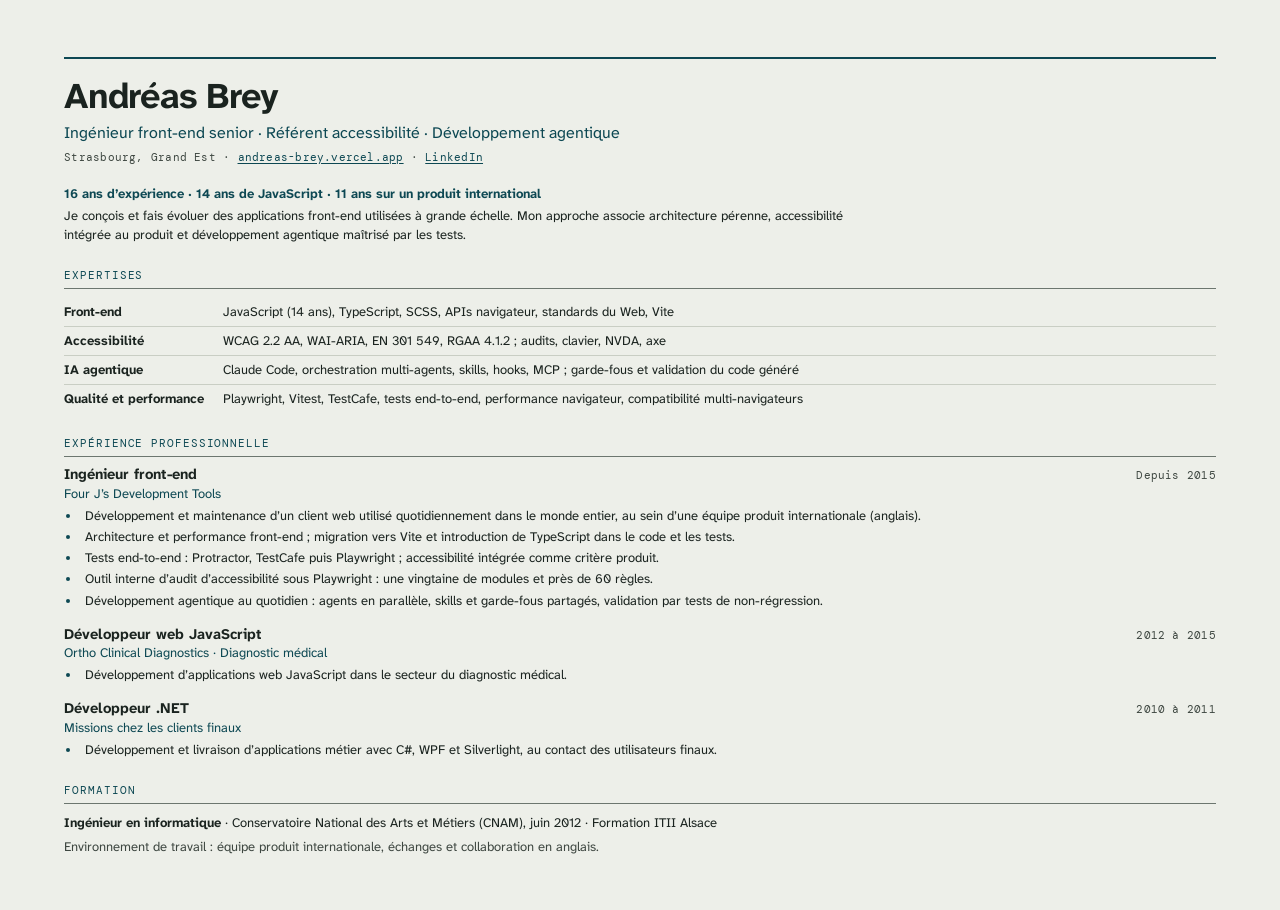
<file: tools/cv-template.html>
<!doctype html>
<html lang="fr">
<head>
<meta charset="utf-8">
<meta name="robots" content="noindex">
<meta name="author" content="Andréas Brey">
<title>CV - Andréas Brey - Ingénieur front-end senior</title>
<!-- Source de cv/andreas-brey-cv.pdf, version anglaise dans cv-template-en.html.
     Après une modification, régénérer les PDF avec cv-render.cjs : ils sont
     balisés (structure, langue, titre) parce que ces pages le sont. -->
<link rel="stylesheet" href="cv.css">
</head>
<body>

<header>
  <h1>Andréas Brey</h1>
  <p class="role">Ingénieur front-end senior · Référent accessibilité · Développement agentique</p>
  <p class="contact">Strasbourg, Grand Est · <a href="https://andreas-brey.vercel.app/">andreas-brey.vercel.app</a> · <a href="https://www.linkedin.com/in/andreas-brey-a64134b9">LinkedIn</a></p>
</header>

<main>
  <p class="facts">16 ans d’expérience · 14 ans de JavaScript · 11 ans sur un produit international</p>
  <p class="pitch">Je conçois et fais évoluer des applications front-end utilisées à grande échelle. Mon approche associe architecture pérenne, accessibilité intégrée au produit et développement agentique maîtrisé par les tests.</p>

  <section aria-labelledby="h-skills">
    <h2 id="h-skills">Expertises</h2>
    <ul class="skills">
      <li><strong>Front-end</strong><span>JavaScript (14 ans), TypeScript, SCSS, APIs navigateur, standards du Web, Vite</span></li>
      <li><strong>Accessibilité</strong><span>WCAG 2.2 AA, WAI-ARIA, EN 301 549, RGAA 4.1.2 ; audits, clavier, NVDA, axe</span></li>
      <li><strong>IA agentique</strong><span>Claude Code, orchestration multi-agents, skills, hooks, MCP ; garde-fous et validation du code généré</span></li>
      <li><strong>Qualité et performance</strong><span>Playwright, Vitest, TestCafe, tests end-to-end, performance navigateur, compatibilité multi-navigateurs</span></li>
    </ul>
  </section>

  <section aria-labelledby="h-jobs">
    <h2 id="h-jobs">Expérience professionnelle</h2>
    <article class="job">
      <div class="job-head">
        <h3>Ingénieur front-end</h3>
        <p class="when">Depuis 2015</p>
      </div>
      <p class="org">Four J’s Development Tools</p>
      <ul>
        <li>Développement et maintenance d’un client web utilisé quotidiennement dans le monde entier, au sein d’une équipe produit internationale (anglais).</li>
        <li>Architecture et performance front-end ; migration vers Vite et introduction de TypeScript dans le code et les tests.</li>
        <li>Tests end-to-end : Protractor, TestCafe puis Playwright ; accessibilité intégrée comme critère produit.</li>
        <li>Outil interne d’audit d’accessibilité sous Playwright : une vingtaine de modules et près de 60 règles.</li>
        <li>Développement agentique au quotidien : agents en parallèle, skills et garde-fous partagés, validation par tests de non-régression.</li>
      </ul>
    </article>
    <article class="job">
      <div class="job-head">
        <h3>Développeur web JavaScript</h3>
        <p class="when">2012 à 2015</p>
      </div>
      <p class="org">Ortho Clinical Diagnostics · Diagnostic médical</p>
      <ul>
        <li>Développement d’applications web JavaScript dans le secteur du diagnostic médical.</li>
      </ul>
    </article>
    <article class="job">
      <div class="job-head">
        <h3>Développeur .NET</h3>
        <p class="when">2010 à 2011</p>
      </div>
      <p class="org">Missions chez les clients finaux</p>
      <ul>
        <li>Développement et livraison d’applications métier avec C#, WPF et Silverlight, au contact des utilisateurs finaux.</li>
      </ul>
    </article>
  </section>

  <section aria-labelledby="h-edu">
    <h2 id="h-edu">Formation</h2>
    <p><strong>Ingénieur en informatique</strong> · Conservatoire National des Arts et Métiers (CNAM), juin 2012 · Formation ITII Alsace</p>
    <p class="note">Environnement de travail : équipe produit internationale, échanges et collaboration en anglais.</p>
  </section>
</main>

</body>
</html>
</file>
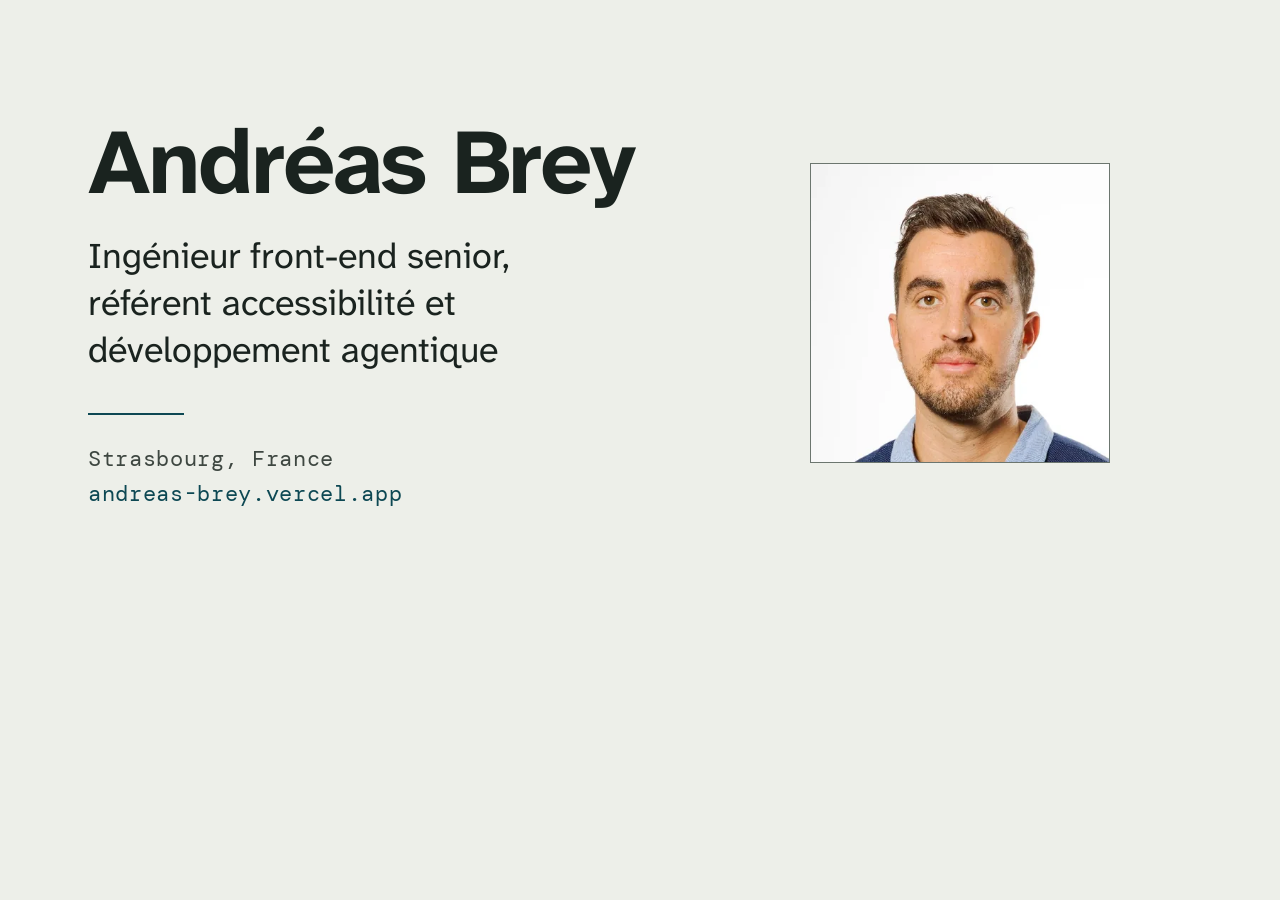
<file: tools/og-template.html>
<!doctype html>
<html lang="fr">
<head>
<meta charset="utf-8">
<meta name="robots" content="noindex">
<title>Gabarit de l'image de partage</title>
<!-- Gabarit de img/og.png (1200 x 630). Polices, portrait et couleurs sont ceux
     du site. Après une modification, régénérer l'image avec og-render.cjs. -->
<style>
@font-face {
  font-family: "Atkinson Hyperlegible Next";
  font-weight: 400 700;
  src: url("../fonts/atkinson-latin.woff2") format("woff2");
}
@font-face {
  font-family: "DM Mono";
  font-weight: 400;
  src: url("../fonts/dmmono-latin.woff2") format("woff2");
}
:root {
  --paper: #EDEFE9;
  --ink: #1A231F;
  --ink-muted: #3E4741;
  --rule: #6C766F;
  --accent: #0D4853;
}
* { box-sizing: border-box; margin: 0; }
/* Positions épinglées plutôt que centrées : elles sont réglées pour un
   sous-titre de trois lignes. */
body {
  display: flex;
  align-items: flex-start;
  justify-content: space-between;
  width: 1200px;
  height: 630px;
  padding: 0 90px 0 88px;
  background: var(--paper);
  color: var(--ink);
  font-family: "Atkinson Hyperlegible Next", sans-serif;
}
.ident { margin-top: 114px; }
h1 {
  font-size: 92px;
  font-weight: 700;
  letter-spacing: -0.025em;
  line-height: 96px;
}
/* La largeur donne les mêmes coupures de ligne que le sous-titre du site. */
.role {
  max-width: 470px;
  margin-top: 23px;
  font-size: 36px;
  line-height: 47px;
}
.rule {
  width: 96px;
  height: 2px;
  margin-top: 39px;
  background: var(--accent);
}
.place, .url {
  font-family: "DM Mono", monospace;
  font-size: 22px;
  line-height: 35px;
  letter-spacing: 0.03em;
}
.place { margin-top: 26px; color: var(--ink-muted); }
.url { color: var(--accent); }
img {
  margin-top: 163px;
  width: 300px;
  height: 300px;
  object-fit: cover;
  border: 1px solid var(--rule);
}
</style>
</head>
<body>
<div class="ident">
  <h1>Andréas Brey</h1>
  <p class="role">Ingénieur front-end senior, référent accessibilité et développement agentique</p>
  <div class="rule"></div>
  <p class="place">Strasbourg, France</p>
  <p class="url">andreas-brey.vercel.app</p>
</div>
<img src="../img/portrait.webp" alt="">
</body>
</html>
</file>
<file: tools/cv.css>
/* Styles communs aux gabarits du CV (cv-template.html et cv-template-en.html).
   Polices, couleurs et fond clair sont ceux du site. */
@font-face {
  font-family: "Atkinson Hyperlegible Next";
  font-weight: 400 700;
  src: url("../fonts/atkinson-latin.woff2") format("woff2");
  unicode-range: U+0000-00FF, U+0131, U+0152-0153, U+02BB-02BC, U+02C6, U+02DA, U+02DC, U+0304, U+0308, U+0329, U+2000-206F, U+20AC, U+2122, U+2191, U+2193, U+2212, U+2215, U+FEFF, U+FFFD;
}
@font-face {
  font-family: "Atkinson Hyperlegible Next";
  font-weight: 400 700;
  src: url("../fonts/atkinson-latin-ext.woff2") format("woff2");
  unicode-range: U+0100-02BA, U+02BD-02C5, U+02C7-02CC, U+02CE-02D7, U+02DD-02FF, U+1D00-1DBF, U+1E00-1E9F, U+1EF2-1EFF, U+2020, U+20A0-20AB, U+20AD-20C0, U+2113, U+2C60-2C7F, U+A720-A7FF;
}
@font-face {
  font-family: "DM Mono";
  font-weight: 400;
  src: url("../fonts/dmmono-latin.woff2") format("woff2");
}

/* Fond à fond perdu : sans marge de page, le fond posé sur la racine couvre
   toute la feuille, et les marges sont recréées par le padding du body. */
@page { size: A4; margin: 0; }

:root {
  background: #EDEFE9;
  --ink: #1A231F;
  --ink-muted: #3E4741;
  --rule: #6C766F;
  --accent: #0D4853;
  --mono: "DM Mono", ui-monospace, monospace;
}
* { box-sizing: border-box; margin: 0; padding: 0; }
body {
  padding: 15mm 17mm 14mm;
  color: var(--ink);
  font-family: "Atkinson Hyperlegible Next", sans-serif;
  font-size: 9.75pt;
  line-height: 1.45;
}
a { color: var(--accent); text-underline-offset: 0.15em; }

/* ---------- En-tête ---------- */
header { padding-top: 5mm; border-top: 2px solid var(--accent); }
h1 { font-size: 27pt; line-height: 1.05; letter-spacing: -0.02em; }
.role { margin-top: 1.5mm; font-size: 12pt; color: var(--accent); }
.contact {
  margin-top: 1.5mm;
  font-family: var(--mono);
  font-size: 8.25pt;
  letter-spacing: 0.02em;
  color: var(--ink-muted);
}
.facts { margin-top: 5mm; font-weight: 700; color: var(--accent); }
.pitch { margin-top: 1mm; max-width: 62em; }

/* ---------- Sections ---------- */
h2 {
  margin: 6mm 0 2.5mm;
  padding-bottom: 1mm;
  border-bottom: 1px solid var(--rule);
  font-family: var(--mono);
  font-size: 8.5pt;
  font-weight: 400;
  letter-spacing: 0.08em;
  text-transform: uppercase;
  color: var(--accent);
}

/* Expertises : une liste, mise en deux colonnes par la grille. */
.skills { list-style: none; }
.skills li {
  display: grid;
  grid-template-columns: 38mm minmax(0, 1fr);
  gap: 4mm;
  padding: 1.2mm 0;
  border-bottom: 1px solid #C9CEC4;
}
.skills li:last-child { border-bottom: 0; }

/* Expérience */
.job + .job { margin-top: 4mm; }
.job-head { display: flex; justify-content: space-between; align-items: baseline; gap: 6mm; }
h3 { font-size: 11pt; line-height: 1.25; }
.when {
  flex: none;
  font-family: var(--mono);
  font-size: 8.25pt;
  letter-spacing: 0.02em;
  color: var(--ink-muted);
}
.org { color: var(--accent); }
.job ul { margin: 1mm 0 0 4.5mm; }
.job li { padding-left: 1mm; }
.job li + li { margin-top: 0.6mm; }
.job li::marker { color: var(--accent); }

.note { margin-top: 1.5mm; color: var(--ink-muted); }
</file>
